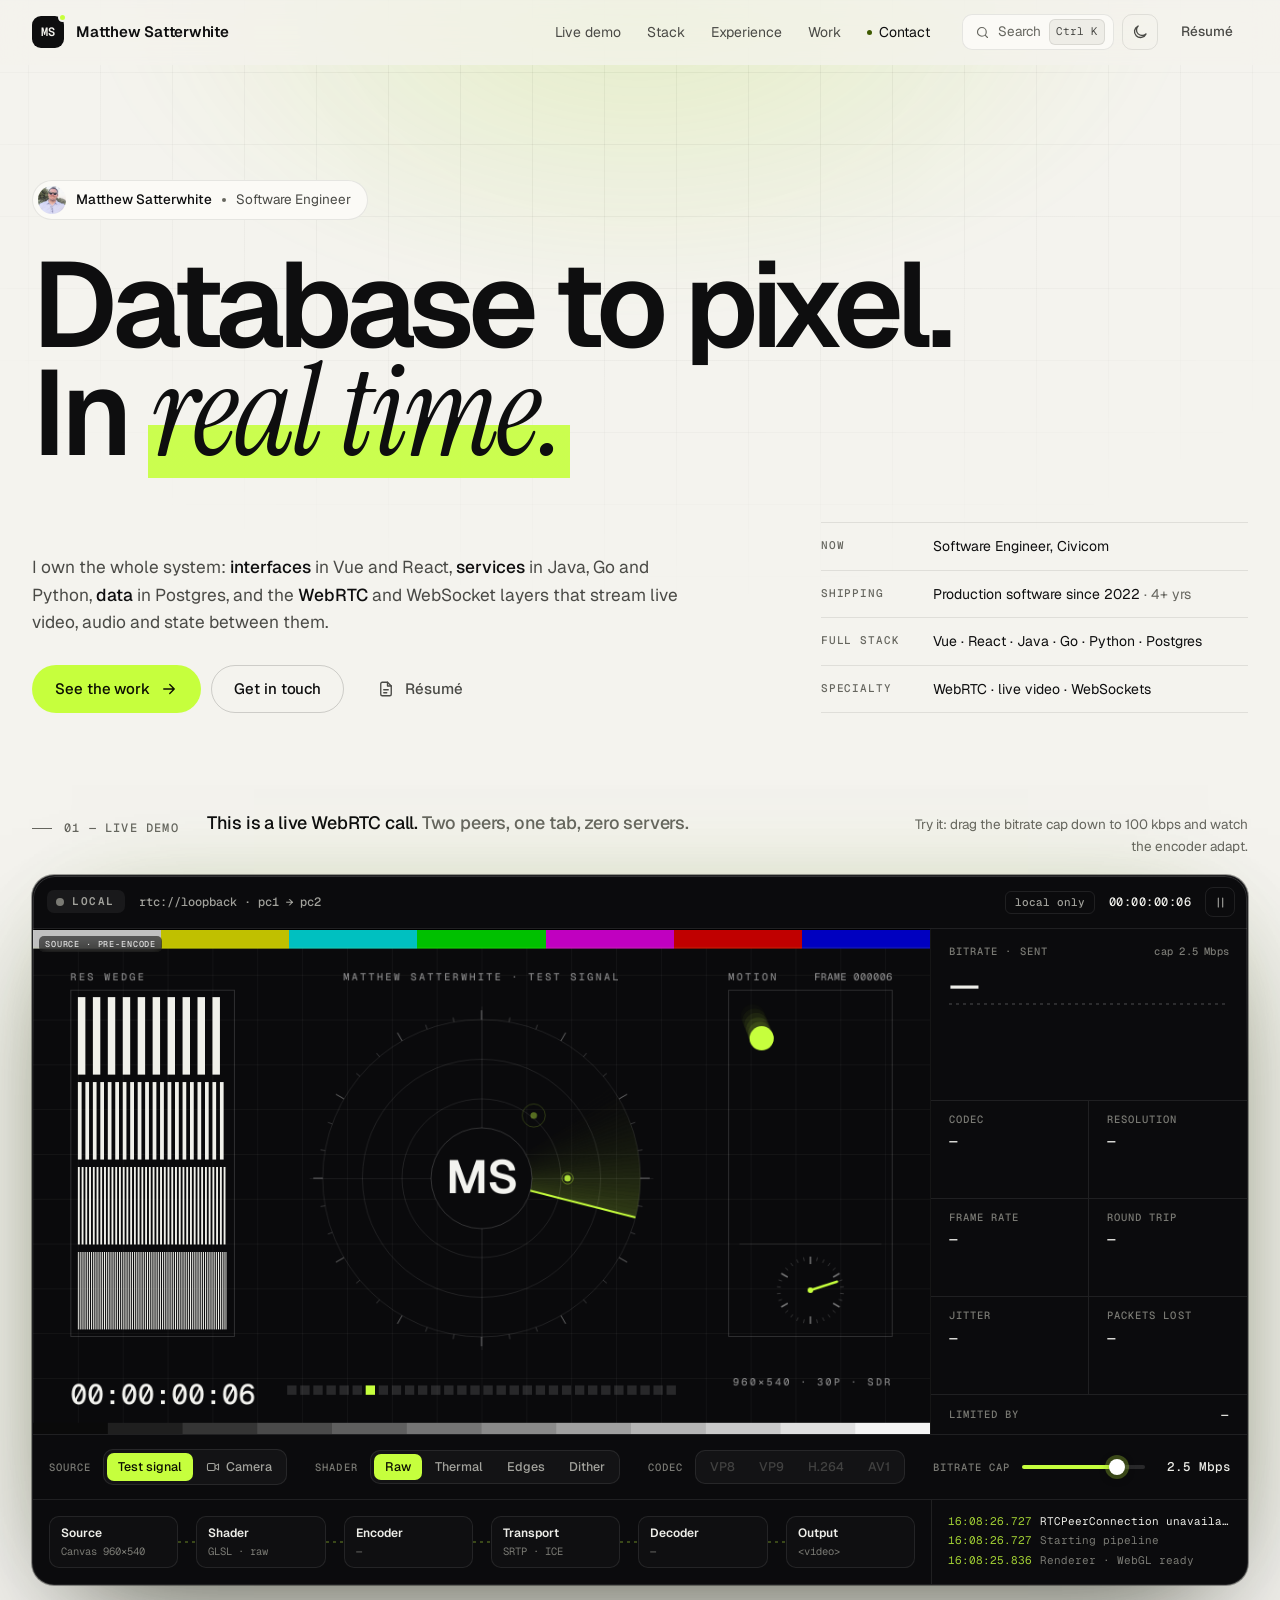
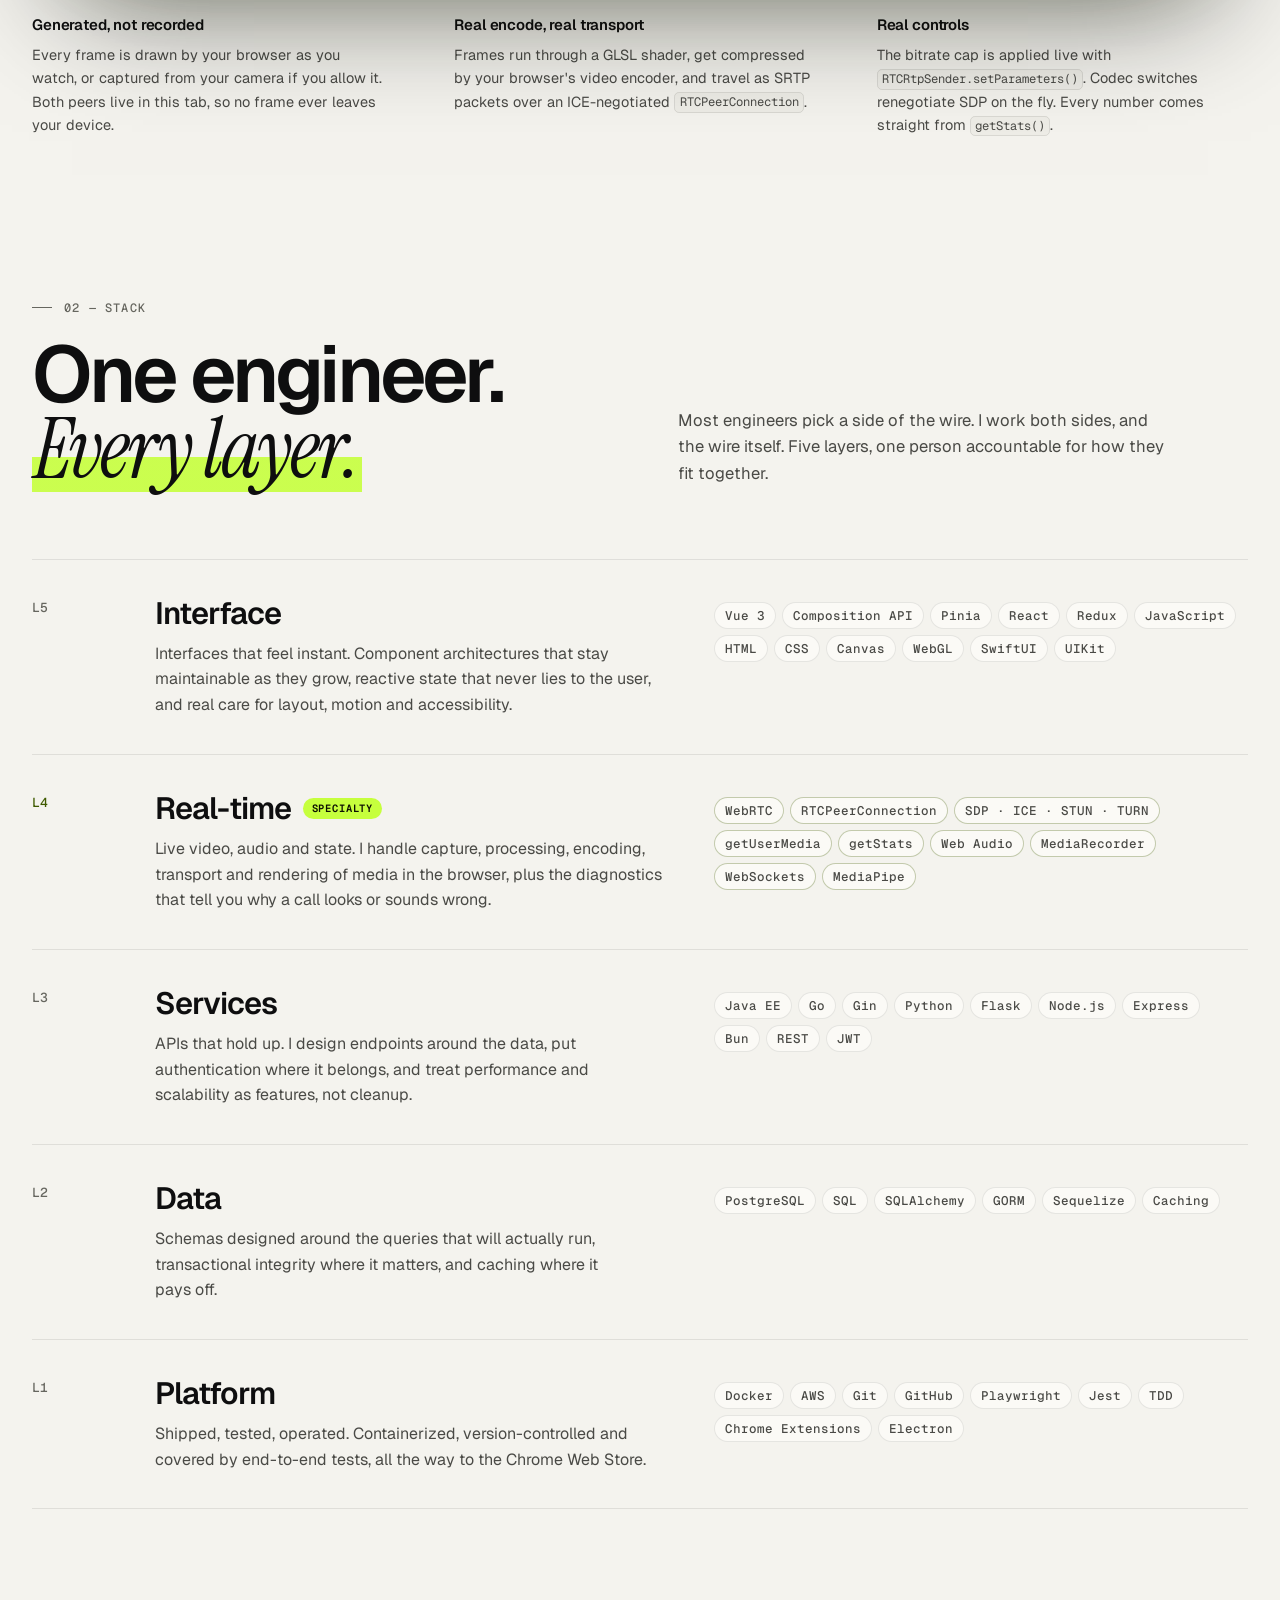
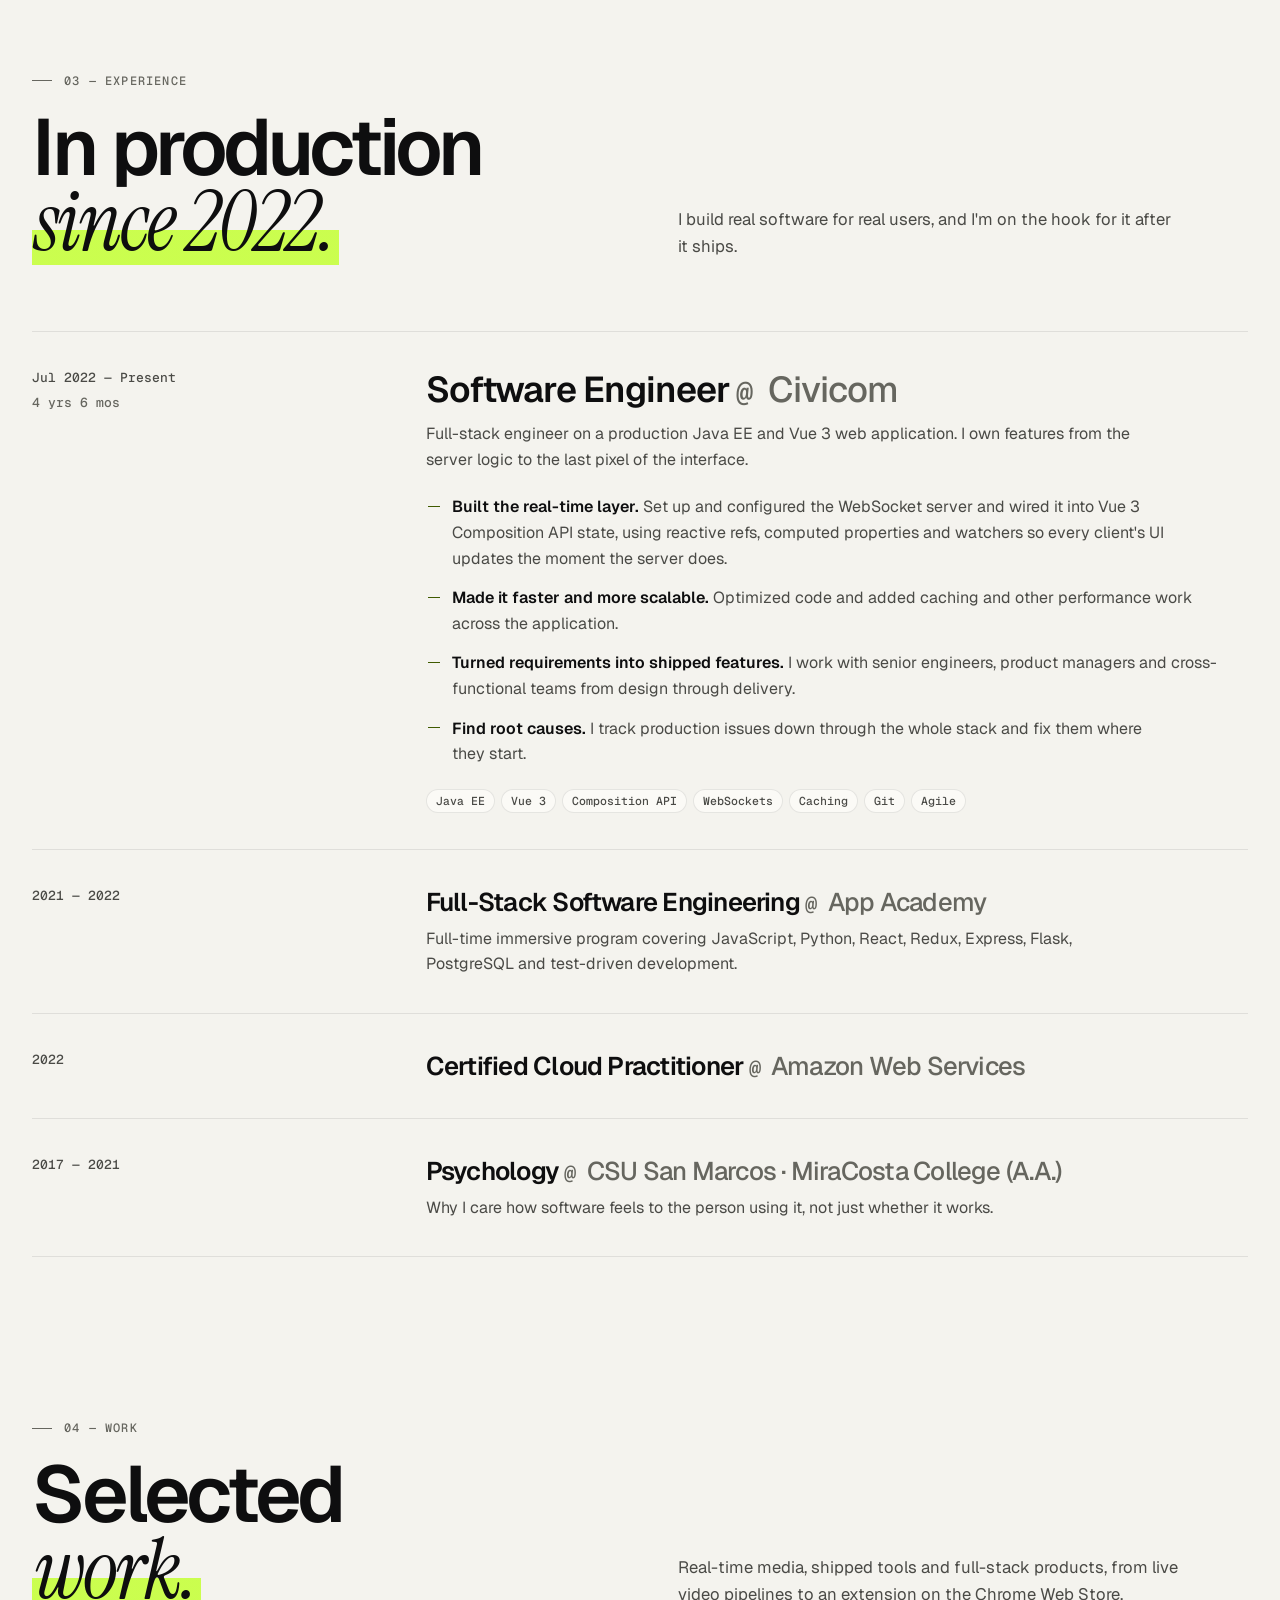
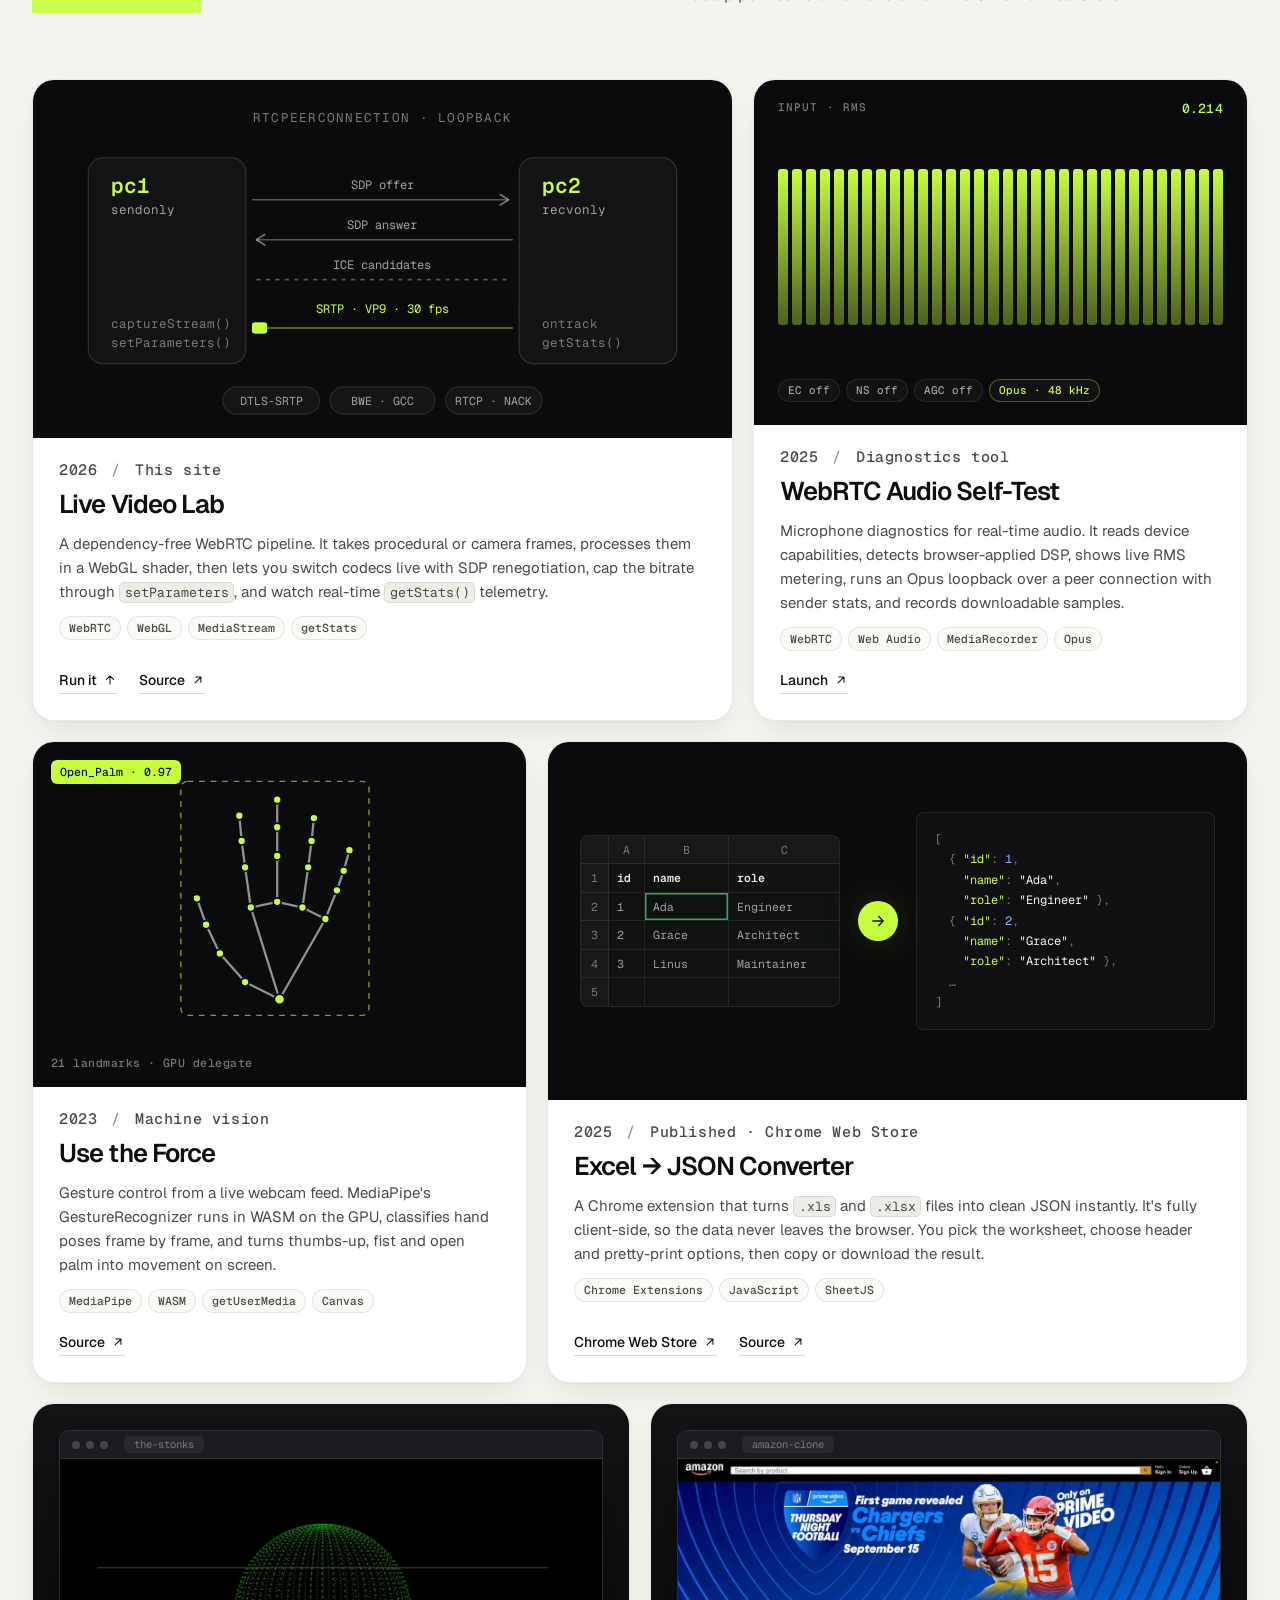
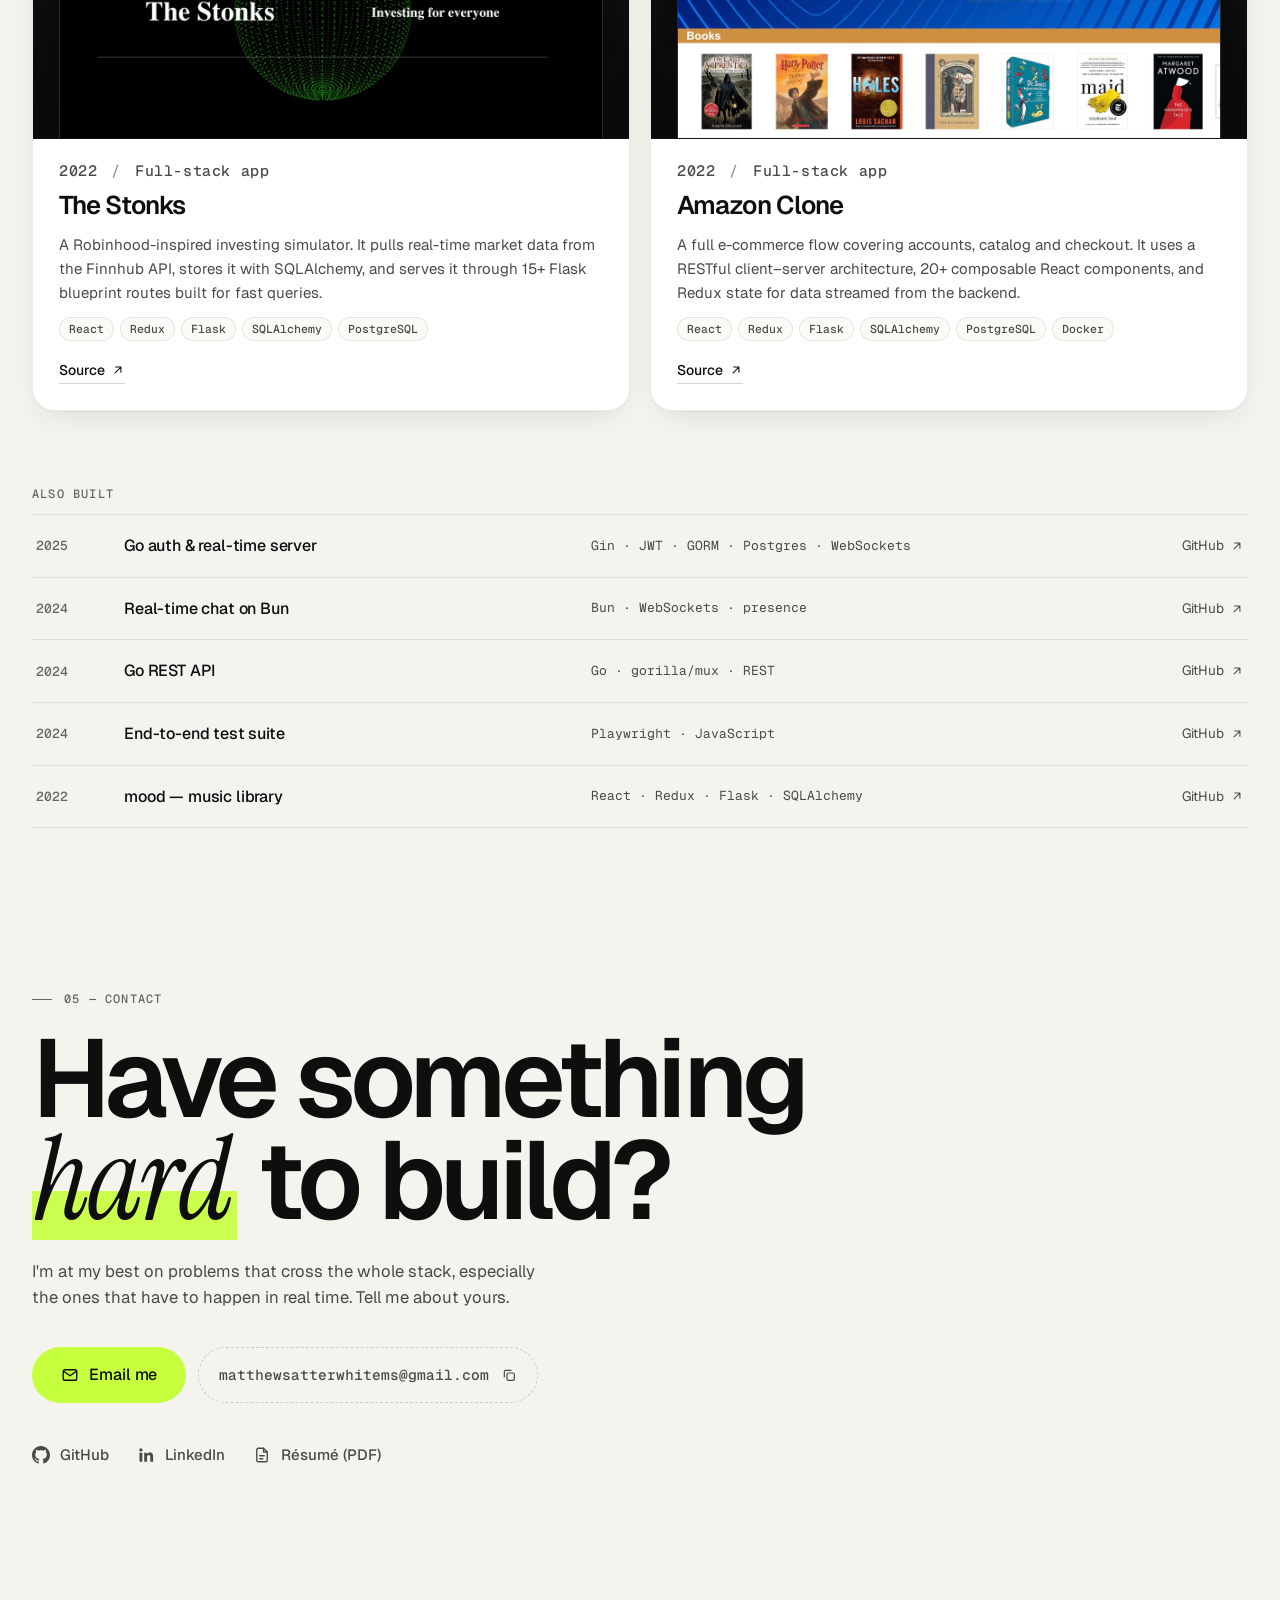
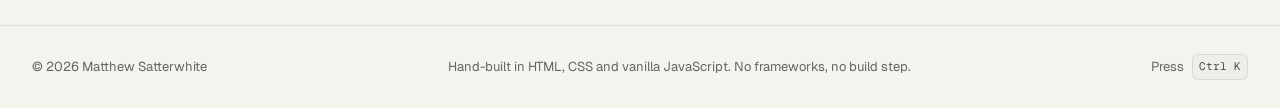
<file: index.html>
<!doctype html>
<html lang="en">
<head>
  <meta charset="utf-8">
  <meta name="viewport" content="width=device-width, initial-scale=1">
  <title>Matthew Satterwhite — Full-Stack Engineer · WebRTC &amp; Real-Time Video</title>
  <meta name="description" content="Matthew Satterwhite is a full-stack software engineer who owns the whole system — Vue and React interfaces, Java, Go and Python services, Postgres, and the WebRTC layer that streams live video between them.">
  <link rel="canonical" href="https://matthewsatt.github.io/">
  <meta name="theme-color" content="#09090a">
  <meta name="color-scheme" content="dark light">

  <meta property="og:type" content="website">
  <meta property="og:url" content="https://matthewsatt.github.io/">
  <meta property="og:title" content="Matthew Satterwhite — Database to pixel. In real time.">
  <meta property="og:description" content="Full-stack software engineer specializing in WebRTC and live video. Run the live demo — a real RTCPeerConnection, in your browser.">
  <meta property="og:image" content="https://matthewsatt.github.io/assets/img/og.png">
  <meta property="og:image:width" content="1200">
  <meta property="og:image:height" content="630">
  <meta name="twitter:card" content="summary_large_image">

  <link rel="icon" href="favicon.svg" type="image/svg+xml">
  <link rel="apple-touch-icon" href="assets/img/apple-touch-icon.png">

  <script>
    (function () {
      var d = document.documentElement, t;
      d.classList.add('js');
      try { t = localStorage.getItem('ms-theme'); } catch (e) {}
      if (t !== 'light' && t !== 'dark') t = matchMedia('(prefers-color-scheme: light)').matches ? 'light' : 'dark';
      d.dataset.theme = t;
    })();
  </script>

  <link rel="preconnect" href="https://fonts.googleapis.com">
  <link rel="preconnect" href="https://fonts.gstatic.com" crossorigin>
  <link rel="stylesheet" href="https://fonts.googleapis.com/css2?family=Geist:wght@400;500;600;700&family=Geist+Mono:wght@400;500;600&family=Instrument+Serif:ital@0;1&display=swap">
  <link rel="stylesheet" href="assets/css/site.css">

  <script type="module" src="assets/js/site.js"></script>
  <script type="module" src="assets/js/live-lab.js"></script>

  <script async src="https://www.googletagmanager.com/gtag/js?id=G-MV5474KCZE"></script>
  <script>
    window.dataLayer = window.dataLayer || [];
    function gtag() { dataLayer.push(arguments); }
    gtag('js', new Date());
    gtag('config', 'G-MV5474KCZE');
  </script>

  <script type="application/ld+json">
    {
      "@context": "https://schema.org",
      "@type": "Person",
      "name": "Matthew Satterwhite",
      "jobTitle": "Software Engineer",
      "url": "https://matthewsatt.github.io/",
      "image": "https://matthewsatt.github.io/assets/img/me.jpg",
      "email": "mailto:matthewsatterwhitems@gmail.com",
      "worksFor": { "@type": "Organization", "name": "Civicom" },
      "sameAs": [
        "https://github.com/MatthewSatt",
        "https://www.linkedin.com/in/matthew-satterwhite-008970211/"
      ],
      "knowsAbout": ["WebRTC", "Real-time video", "WebSockets", "Full-stack web development", "Vue.js", "React", "Java", "Go", "Python", "PostgreSQL"]
    }
  </script>
</head>

<body>
  <svg width="0" height="0" style="position:absolute" aria-hidden="true">
    <symbol id="i-arrow" viewBox="0 0 24 24"><path d="M5 12h14M13 6l6 6-6 6"/></symbol>
    <symbol id="i-arrow-up-right" viewBox="0 0 24 24"><path d="M7 17 17 7M8 7h9v9"/></symbol>
    <symbol id="i-arrow-up" viewBox="0 0 24 24"><path d="M12 19V5M6 11l6-6 6 6"/></symbol>
    <symbol id="i-file" viewBox="0 0 24 24"><path d="M14 3H7a2 2 0 0 0-2 2v14a2 2 0 0 0 2 2h10a2 2 0 0 0 2-2V8z"/><path d="M14 3v5h5M9 13h6M9 17h4"/></symbol>
    <symbol id="i-copy" viewBox="0 0 24 24"><rect x="9" y="9" width="11" height="11" rx="2"/><path d="M15 5H7a2 2 0 0 0-2 2v8"/></symbol>
    <symbol id="i-check" viewBox="0 0 24 24"><path d="m5 12.5 4.5 4.5L19 7.5"/></symbol>
    <symbol id="i-mail" viewBox="0 0 24 24"><rect x="3" y="5" width="18" height="14" rx="2.5"/><path d="m3.5 7 8.5 6 8.5-6"/></symbol>
    <symbol id="i-sun" viewBox="0 0 24 24"><circle cx="12" cy="12" r="4"/><path d="M12 2.5v2M12 19.5v2M4.6 4.6l1.4 1.4M18 18l1.4 1.4M2.5 12h2M19.5 12h2M4.6 19.4 6 18M18 6l1.4-1.4"/></symbol>
    <symbol id="i-moon" viewBox="0 0 24 24"><path d="M20 14.5A8 8 0 1 1 9.5 4a6.5 6.5 0 0 0 10.5 10.5z"/></symbol>
    <symbol id="i-search" viewBox="0 0 24 24"><circle cx="11" cy="11" r="7"/><path d="m20 20-3.5-3.5"/></symbol>
    <symbol id="i-menu" viewBox="0 0 24 24"><path d="M4 7h16M4 12h16M4 17h10"/></symbol>
    <symbol id="i-pause" viewBox="0 0 24 24"><path d="M8.5 5v14M15.5 5v14"/></symbol>
    <symbol id="i-play" viewBox="0 0 24 24"><path d="M7.5 5.5v13l11-6.5z"/></symbol>
    <symbol id="i-camera" viewBox="0 0 24 24"><rect x="2.5" y="6" width="13" height="12" rx="2.5"/><path d="m15.5 10.5 6-3.5v10l-6-3.5"/></symbol>
    <symbol id="i-github" viewBox="0 0 16 16"><path fill="currentColor" stroke="none" d="M8 0C3.58 0 0 3.58 0 8c0 3.54 2.29 6.53 5.47 7.59.4.07.55-.17.55-.38 0-.19-.01-.82-.01-1.49-2.01.37-2.53-.49-2.69-.94-.09-.23-.48-.94-.82-1.13-.28-.15-.68-.52-.01-.53.63-.01 1.08.58 1.23.82.72 1.21 1.87.87 2.33.66.07-.52.28-.87.51-1.07-1.78-.2-3.64-.89-3.64-3.95 0-.87.31-1.59.82-2.15-.08-.2-.36-1.02.08-2.12 0 0 .67-.21 2.2.82.64-.18 1.32-.27 2-.27.68 0 1.36.09 2 .27 1.53-1.04 2.2-.82 2.2-.82.44 1.1.16 1.92.08 2.12.51.56.82 1.27.82 2.15 0 3.07-1.87 3.75-3.65 3.95.29.25.54.73.54 1.48 0 1.07-.01 1.93-.01 2.2 0 .21.15.46.55.38A8.013 8.013 0 0 0 16 8c0-4.42-3.58-8-8-8z"/></symbol>
    <symbol id="i-linkedin" viewBox="0 0 24 24"><g fill="currentColor" stroke="none"><circle cx="5.2" cy="5.2" r="2.2"/><rect x="3.3" y="9" width="3.8" height="12" rx=".6"/><path d="M9.6 9h3.6v1.7c.6-1.1 2-2 4-2 3.6 0 4.3 2.4 4.3 5.4V21h-3.8v-6c0-1.5-.3-2.9-2-2.9-1.8 0-2.3 1.3-2.3 2.9v6H9.6z"/></g></symbol>
  </svg>

  <a class="skip" href="#main">Skip to content</a>
  <div class="backdrop" aria-hidden="true"></div>

  <header class="nav" data-nav>
    <div class="container nav-inner">
      <a class="brand" href="#top" aria-label="Matthew Satterwhite — home">
        <span class="brand-mark" aria-hidden="true">MS</span>
        <span class="brand-name">Matthew Satterwhite</span>
      </a>
      <nav class="nav-links" aria-label="Primary">
        <a href="#lab">Live demo</a>
        <a href="#stack">Stack</a>
        <a href="#experience">Experience</a>
        <a href="#work">Work</a>
        <a href="#contact">Contact</a>
      </nav>
      <div class="nav-actions">
        <button class="cmdk" type="button" data-palette-open aria-label="Open command menu">
          <svg class="i" aria-hidden="true"><use href="#i-search"/></svg>
          <span class="cmdk-text">Search</span>
          <kbd data-mod-key>⌘K</kbd>
        </button>
        <button class="icon-btn" type="button" data-theme-toggle aria-label="Toggle color theme">
          <svg class="i i-sun" aria-hidden="true"><use href="#i-sun"/></svg>
          <svg class="i i-moon" aria-hidden="true"><use href="#i-moon"/></svg>
        </button>
        <a class="btn btn-sm btn-ghost nav-resume" href="resume.pdf" target="_blank" rel="noopener">Résumé</a>
        <button class="icon-btn nav-menu" type="button" data-palette-open aria-label="Open menu">
          <svg class="i" aria-hidden="true"><use href="#i-menu"/></svg>
        </button>
      </div>
    </div>
  </header>

  <main id="main">
    <!-- ───────────────────────── Hero ───────────────────────── -->
    <section class="hero" id="top" aria-labelledby="hero-title">
      <div class="container">
        <p class="eyebrow">
          <img src="assets/img/me.jpg" width="320" height="320" alt="" decoding="async">
          <span>Matthew Satterwhite</span>
          <span class="eyebrow-sep" aria-hidden="true"></span>
          <span class="eyebrow-role">Software Engineer</span>
        </p>

        <h1 class="display" id="hero-title">
          <span class="line">Database to pixel.</span>
          <span class="line">In <em>real time.</em></span>
        </h1>

        <div class="hero-foot">
          <div>
            <p class="lede">
              I own the whole system: <strong>interfaces</strong> in Vue and React, <strong>services</strong> in Java, Go and Python,
              <strong>data</strong> in Postgres, and the <strong>WebRTC</strong> and WebSocket layers that stream live video, audio
              and state between them.
            </p>
            <div class="cta-row">
              <a class="btn btn-primary" href="#work">See the work <svg class="i arrow" aria-hidden="true"><use href="#i-arrow"/></svg></a>
              <a class="btn" href="#contact">Get in touch</a>
              <a class="btn btn-ghost" href="resume.pdf" target="_blank" rel="noopener"><svg class="i" aria-hidden="true"><use href="#i-file"/></svg> Résumé</a>
            </div>
          </div>

          <dl class="spec">
            <div><dt>Now</dt><dd>Software Engineer, Civicom</dd></div>
            <div><dt>Shipping</dt><dd>Production software since 2022 <span class="dim">· <span data-years-since="2022-07">4</span>+ yrs</span></dd></div>
            <div><dt>Full stack</dt><dd>Vue · React · Java · Go · Python · Postgres</dd></div>
            <div><dt>Specialty</dt><dd>WebRTC · live video · WebSockets</dd></div>
          </dl>
        </div>
      </div>
    </section>

    <!-- ───────────────────────── Live lab ───────────────────────── -->
    <section class="lab" id="lab" aria-labelledby="lab-title">
      <div class="container">
        <div class="lab-head">
          <p class="section-label">01 — Live demo</p>
          <h2 class="lab-title" id="lab-title">
            This is a live WebRTC call. <span class="dim">Two peers, one tab, zero servers.</span>
          </h2>
          <p class="lab-hint">Try it: drag the bitrate cap down to 100&nbsp;kbps and watch the encoder adapt.</p>
        </div>

        <div class="monitor" data-lab data-state="idle">
          <div class="mon-bar">
            <span class="tally"><i aria-hidden="true"></i><span data-tally>STANDBY</span></span>
            <span class="mon-addr">rtc://loopback · pc1 → pc2</span>
            <span class="mon-spacer"></span>
            <span class="mon-chip" data-conn>idle</span>
            <span class="mon-tc" data-timecode aria-label="Timecode">00:00:00:00</span>
            <button class="mon-pause" type="button" data-pause aria-pressed="false" aria-label="Pause live demo">
              <svg class="i i-pause" aria-hidden="true"><use href="#i-pause"/></svg>
              <svg class="i i-play" aria-hidden="true"><use href="#i-play"/></svg>
            </button>
          </div>

          <div class="mon-body">
            <div class="screen">
              <video data-rx muted playsinline autoplay aria-label="Video received over the WebRTC peer connection"></video>
              <span class="screen-tag">Received · post-decode</span>
              <div class="pip">
                <canvas data-tx width="960" height="540" aria-label="Source frames before encoding"></canvas>
                <span class="screen-tag">Source · pre-encode</span>
              </div>
              <div class="screen-overlay" data-overlay>
                <div class="overlay-card">
                  <p class="overlay-title" data-overlay-title>Ready when you are.</p>
                  <p class="overlay-text" data-overlay-text>Spin up two RTCPeerConnections in this tab and stream a live signal between them.</p>
                  <button class="btn btn-primary btn-sm" type="button" data-start>
                    <svg class="i" aria-hidden="true"><use href="#i-play"/></svg> Go live
                  </button>
                </div>
              </div>
            </div>

            <div class="console">
              <div class="stat-hero">
                <div class="stat-row">
                  <span class="stat-label">Bitrate · sent</span>
                  <span class="stat-label stat-cap">cap <span data-cap-label>2.5 Mbps</span></span>
                </div>
                <p class="stat-big"><span data-stat="bitrate">—</span><span class="unit" data-stat="bitrate-unit"></span></p>
                <svg class="spark" data-spark viewBox="0 0 300 72" preserveAspectRatio="none" role="img" aria-label="Sent bitrate over the last 60 seconds">
                  <defs>
                    <linearGradient id="spark-fill" x1="0" x2="0" y1="0" y2="1">
                      <stop offset="0" stop-color="#c6ff3d" stop-opacity=".28"/>
                      <stop offset="1" stop-color="#c6ff3d" stop-opacity="0"/>
                    </linearGradient>
                  </defs>
                  <line class="spark-cap" data-spark-cap x1="0" x2="300" y1="-10" y2="-10"/>
                  <path class="spark-area" data-spark-area d=""/>
                  <path class="spark-line" data-spark-line d=""/>
                </svg>
              </div>
              <dl class="stat-grid">
                <div class="stat"><dt>Codec</dt><dd data-stat="codec">—</dd></div>
                <div class="stat"><dt>Resolution</dt><dd data-stat="resolution">—</dd></div>
                <div class="stat"><dt>Frame rate</dt><dd data-stat="fps">—</dd></div>
                <div class="stat"><dt>Round trip</dt><dd data-stat="rtt">—</dd></div>
                <div class="stat"><dt>Jitter</dt><dd data-stat="jitter">—</dd></div>
                <div class="stat"><dt>Packets lost</dt><dd data-stat="lost">—</dd></div>
              </dl>
              <div class="stat-foot">
                <span class="stat-label">Limited by</span>
                <span data-stat="limit">—</span>
              </div>
            </div>
          </div>

          <div class="mon-controls">
            <div class="ctl">
              <span class="ctl-label" id="ctl-source">Source</span>
              <div class="seg" role="group" aria-labelledby="ctl-source" data-control="source">
                <button type="button" data-value="signal" aria-pressed="true">Test signal</button>
                <button type="button" data-value="camera" aria-pressed="false"><svg class="i" aria-hidden="true"><use href="#i-camera"/></svg> Camera</button>
              </div>
            </div>
            <div class="ctl">
              <span class="ctl-label" id="ctl-effect">Shader</span>
              <div class="seg" role="group" aria-labelledby="ctl-effect" data-control="effect">
                <button type="button" data-value="raw" aria-pressed="true">Raw</button>
                <button type="button" data-value="thermal" aria-pressed="false">Thermal</button>
                <button type="button" data-value="edges" aria-pressed="false">Edges</button>
                <button type="button" data-value="dither" aria-pressed="false">Dither</button>
              </div>
            </div>
            <div class="ctl">
              <span class="ctl-label" id="ctl-codec">Codec</span>
              <div class="seg" role="group" aria-labelledby="ctl-codec" data-control="codec">
                <button type="button" data-value="vp8" aria-pressed="false">VP8</button>
                <button type="button" data-value="vp9" aria-pressed="false">VP9</button>
                <button type="button" data-value="h264" aria-pressed="false">H.264</button>
                <button type="button" data-value="av1" aria-pressed="false">AV1</button>
              </div>
            </div>
            <div class="ctl ctl-range">
              <label class="ctl-label" for="bitrate">Bitrate cap</label>
              <input id="bitrate" type="range" min="0" max="1000" value="817" step="1" data-bitrate>
              <output for="bitrate" class="ctl-out" data-bitrate-out>2.5 Mbps</output>
            </div>
          </div>

          <div class="mon-foot">
            <ol class="pipeline" aria-label="Media pipeline">
              <li class="node" data-node="source"><b>Source</b><span>Canvas 960×540</span></li>
              <li class="link" aria-hidden="true"></li>
              <li class="node" data-node="shader"><b>Shader</b><span>WebGL · raw</span></li>
              <li class="link" aria-hidden="true"></li>
              <li class="node" data-node="encoder"><b>Encoder</b><span>—</span></li>
              <li class="link" aria-hidden="true"></li>
              <li class="node" data-node="transport"><b>Transport</b><span>SRTP · ICE</span></li>
              <li class="link" aria-hidden="true"></li>
              <li class="node" data-node="decoder"><b>Decoder</b><span>—</span></li>
              <li class="link" aria-hidden="true"></li>
              <li class="node" data-node="output"><b>Output</b><span>&lt;video&gt;</span></li>
            </ol>
            <ol class="log" data-log aria-label="Event log"></ol>
          </div>
        </div>

        <div class="lab-notes">
          <div>
            <h3>Generated, not recorded</h3>
            <p>Every frame is drawn by your browser as you watch, or captured from your camera if you allow it. Both peers live in this tab, so no frame ever leaves your device.</p>
          </div>
          <div>
            <h3>Real encode, real transport</h3>
            <p>Frames run through a GLSL shader, get compressed by your browser's video encoder, and travel as SRTP packets over an ICE-negotiated <code>RTCPeerConnection</code>.</p>
          </div>
          <div>
            <h3>Real controls</h3>
            <p>The bitrate cap is applied live with <code>RTCRtpSender.setParameters()</code>. Codec switches renegotiate SDP on the fly. Every number comes straight from <code>getStats()</code>.</p>
          </div>
        </div>
      </div>
    </section>

    <!-- ───────────────────────── Stack ───────────────────────── -->
    <section class="section" id="stack" aria-labelledby="stack-title">
      <div class="container">
        <header class="section-head">
          <div>
            <p class="section-label">02 — Stack</p>
            <h2 id="stack-title">One engineer.<br><em>Every layer.</em></h2>
          </div>
          <p class="section-intro">Most engineers pick a side of the wire. I work both sides, and the wire itself. Five layers, one person accountable for how they fit together.</p>
        </header>

        <ol class="layers">
          <li class="layer" data-reveal>
            <span class="layer-idx">L5</span>
            <div class="layer-main">
              <h3>Interface</h3>
              <p>Interfaces that feel instant. Component architectures that stay maintainable as they grow, reactive state that never lies to the user, and real care for layout, motion and accessibility.</p>
            </div>
            <ul class="tags">
              <li>Vue 3</li><li>Composition API</li><li>Pinia</li><li>React</li><li>Redux</li><li>JavaScript</li><li>HTML</li><li>CSS</li><li>Canvas</li><li>WebGL</li><li>SwiftUI</li><li>UIKit</li>
            </ul>
          </li>
          <li class="layer layer--hot" data-reveal>
            <span class="layer-idx">L4</span>
            <div class="layer-main">
              <h3>Real-time <span class="layer-badge">specialty</span></h3>
              <p>Live video, audio and state. I handle capture, processing, encoding, transport and rendering of media in the browser, plus the diagnostics that tell you why a call looks or sounds wrong.</p>
            </div>
            <ul class="tags">
              <li>WebRTC</li><li>RTCPeerConnection</li><li>SDP · ICE · STUN · TURN</li><li>getUserMedia</li><li>getStats</li><li>Web Audio</li><li>MediaRecorder</li><li>WebSockets</li><li>MediaPipe</li>
            </ul>
          </li>
          <li class="layer" data-reveal>
            <span class="layer-idx">L3</span>
            <div class="layer-main">
              <h3>Services</h3>
              <p>APIs that hold up. I design endpoints around the data, put authentication where it belongs, and treat performance and scalability as features, not cleanup.</p>
            </div>
            <ul class="tags">
              <li>Java EE</li><li>Go</li><li>Gin</li><li>Python</li><li>Flask</li><li>Node.js</li><li>Express</li><li>Bun</li><li>REST</li><li>JWT</li>
            </ul>
          </li>
          <li class="layer" data-reveal>
            <span class="layer-idx">L2</span>
            <div class="layer-main">
              <h3>Data</h3>
              <p>Schemas designed around the queries that will actually run, transactional integrity where it matters, and caching where it pays off.</p>
            </div>
            <ul class="tags">
              <li>PostgreSQL</li><li>SQL</li><li>SQLAlchemy</li><li>GORM</li><li>Sequelize</li><li>Caching</li>
            </ul>
          </li>
          <li class="layer" data-reveal>
            <span class="layer-idx">L1</span>
            <div class="layer-main">
              <h3>Platform</h3>
              <p>Shipped, tested, operated. Containerized, version-controlled and covered by end-to-end tests, all the way to the Chrome Web Store.</p>
            </div>
            <ul class="tags">
              <li>Docker</li><li>AWS</li><li>Git</li><li>GitHub</li><li>Playwright</li><li>Jest</li><li>TDD</li><li>Chrome Extensions</li><li>Electron</li>
            </ul>
          </li>
        </ol>
      </div>
    </section>

    <!-- ───────────────────────── Experience ───────────────────────── -->
    <section class="section" id="experience" aria-labelledby="xp-title">
      <div class="container">
        <header class="section-head">
          <div>
            <p class="section-label">03 — Experience</p>
            <h2 id="xp-title">In production<br><em>since 2022.</em></h2>
          </div>
          <p class="section-intro">I build real software for real users, and I'm on the hook for it after it ships.</p>
        </header>

        <div class="xp">
          <article class="xp-item xp-item--main" data-reveal>
            <div class="xp-meta">
              <span class="xp-when">Jul 2022 — Present</span>
              <span class="xp-dur" data-duration-since="2022-07"></span>
            </div>
            <div class="xp-body">
              <h3>Software Engineer <span class="at">Civicom</span></h3>
              <p class="xp-summary">Full-stack engineer on a production Java EE and Vue 3 web application. I own features from the server logic to the last pixel of the interface.</p>
              <ul class="xp-points">
                <li><strong>Built the real-time layer.</strong> Set up and configured the WebSocket server and wired it into Vue 3 Composition API state, using reactive refs, computed properties and watchers so every client's UI updates the moment the server does.</li>
                <li><strong>Made it faster and more scalable.</strong> Optimized code and added caching and other performance work across the application.</li>
                <li><strong>Turned requirements into shipped features.</strong> I work with senior engineers, product managers and cross-functional teams from design through delivery.</li>
                <li><strong>Find root causes.</strong> I track production issues down through the whole stack and fix them where they start.</li>
              </ul>
              <ul class="tags tags--sm">
                <li>Java EE</li><li>Vue 3</li><li>Composition API</li><li>WebSockets</li><li>Caching</li><li>Git</li><li>Agile</li>
              </ul>
            </div>
          </article>

          <article class="xp-item" data-reveal>
            <div class="xp-meta"><span class="xp-when">2021 — 2022</span></div>
            <div class="xp-body">
              <h3>Full-Stack Software Engineering <span class="at">App Academy</span></h3>
              <p class="xp-summary">Full-time immersive program covering JavaScript, Python, React, Redux, Express, Flask, PostgreSQL and test-driven development.</p>
            </div>
          </article>

          <article class="xp-item" data-reveal>
            <div class="xp-meta"><span class="xp-when">2022</span></div>
            <div class="xp-body">
              <h3>Certified Cloud Practitioner <span class="at">Amazon Web Services</span></h3>
            </div>
          </article>

          <article class="xp-item" data-reveal>
            <div class="xp-meta"><span class="xp-when">2017 — 2021</span></div>
            <div class="xp-body">
              <h3>Psychology <span class="at">CSU San Marcos · MiraCosta College (A.A.)</span></h3>
              <p class="xp-summary">Why I care how software feels to the person using it, not just whether it works.</p>
            </div>
          </article>
        </div>
      </div>
    </section>

    <!-- ───────────────────────── Work ───────────────────────── -->
    <section class="section" id="work" aria-labelledby="work-title">
      <div class="container">
        <header class="section-head">
          <div>
            <p class="section-label">04 — Work</p>
            <h2 id="work-title">Selected<br><em>work.</em></h2>
          </div>
          <p class="section-intro">Real-time media, shipped tools and full-stack products, from live video pipelines to an extension on the Chrome Web Store.</p>
        </header>

        <div class="bento">
          <!-- Live Video Lab -->
          <article class="card span-7" data-reveal>
            <div class="card-visual vis-rtc" aria-hidden="true">
              <svg viewBox="0 0 640 340" fill="none">
                <text class="v-cap" x="320" y="40" text-anchor="middle">RTCPeerConnection · loopback</text>
                <rect class="v-node" x="40" y="74" width="150" height="196" rx="14"/>
                <text class="v-node-title" x="62" y="108">pc1</text>
                <text class="v-node-sub" x="62" y="128">sendonly</text>
                <text class="v-node-sub dim" x="62" y="236">captureStream()</text>
                <text class="v-node-sub dim" x="62" y="254">setParameters()</text>
                <rect class="v-node" x="450" y="74" width="150" height="196" rx="14"/>
                <text class="v-node-title" x="472" y="108">pc2</text>
                <text class="v-node-sub" x="472" y="128">recvonly</text>
                <text class="v-node-sub dim" x="472" y="236">ontrack</text>
                <text class="v-node-sub dim" x="472" y="254">getStats()</text>

                <text class="v-lane-label" x="320" y="104" text-anchor="middle">SDP offer</text>
                <path class="v-lane" d="M196 114H440"/><path class="v-head" d="m432 109 8 5-8 5"/>
                <text class="v-lane-label" x="320" y="142" text-anchor="middle">SDP answer</text>
                <path class="v-lane" d="M200 152H444"/><path class="v-head" d="m208 147-8 5 8 5"/>
                <text class="v-lane-label" x="320" y="180" text-anchor="middle">ICE candidates</text>
                <path class="v-lane v-lane--dash" d="M200 190H440"/>
                <text class="v-lane-label v-lime" x="320" y="222" text-anchor="middle">SRTP · VP9 · 30 fps</text>
                <path class="v-media" d="M196 236H444"/>
                <g class="v-pkts">
                  <rect class="v-pkt" x="196" y="231" width="14" height="10" rx="2"/>
                  <rect class="v-pkt" x="196" y="231" width="14" height="10" rx="2"/>
                  <rect class="v-pkt" x="196" y="231" width="14" height="10" rx="2"/>
                  <rect class="v-pkt" x="196" y="231" width="14" height="10" rx="2"/>
                </g>
                <g class="v-chips">
                  <rect x="168" y="292" width="92" height="26" rx="13"/><text x="214" y="309" text-anchor="middle">DTLS-SRTP</text>
                  <rect x="270" y="292" width="100" height="26" rx="13"/><text x="320" y="309" text-anchor="middle">BWE · GCC</text>
                  <rect x="380" y="292" width="92" height="26" rx="13"/><text x="426" y="309" text-anchor="middle">RTCP · NACK</text>
                </g>
              </svg>
            </div>
            <div class="card-body">
              <p class="card-meta"><span>2026</span><span>This site</span></p>
              <h3>Live Video Lab</h3>
              <p>A dependency-free WebRTC pipeline. It takes procedural or camera frames, processes them in a WebGL shader, then lets you switch codecs live with SDP renegotiation, cap the bitrate through <code>setParameters</code>, and watch real-time <code>getStats()</code> telemetry.</p>
              <ul class="tags tags--sm"><li>WebRTC</li><li>WebGL</li><li>MediaStream</li><li>getStats</li></ul>
              <div class="card-actions">
                <a href="#lab">Run it <svg class="i" aria-hidden="true"><use href="#i-arrow-up"/></svg></a>
                <a href="https://github.com/MatthewSatt/MatthewSatt.github.io" target="_blank" rel="noopener">Source <svg class="i" aria-hidden="true"><use href="#i-arrow-up-right"/></svg></a>
              </div>
            </div>
          </article>

          <!-- Audio self-test -->
          <article class="card span-5" data-reveal>
            <div class="card-visual vis-audio" aria-hidden="true">
              <div class="va-top"><span>INPUT · RMS</span><span class="va-rms">0.214</span></div>
              <div class="va-wave">
                <i></i><i></i><i></i><i></i><i></i><i></i><i></i><i></i><i></i><i></i><i></i><i></i><i></i><i></i><i></i><i></i>
                <i></i><i></i><i></i><i></i><i></i><i></i><i></i><i></i><i></i><i></i><i></i><i></i><i></i><i></i><i></i><i></i>
              </div>
              <div class="va-chips"><span>EC off</span><span>NS off</span><span>AGC off</span><span class="va-lime">Opus · 48 kHz</span></div>
            </div>
            <div class="card-body">
              <p class="card-meta"><span>2025</span><span>Diagnostics tool</span></p>
              <h3>WebRTC Audio Self-Test</h3>
              <p>Microphone diagnostics for real-time audio. It reads device capabilities, detects browser-applied DSP, shows live RMS metering, runs an Opus loopback over a peer connection with sender stats, and records downloadable samples.</p>
              <ul class="tags tags--sm"><li>WebRTC</li><li>Web Audio</li><li>MediaRecorder</li><li>Opus</li></ul>
              <div class="card-actions">
                <a href="lab/audio-self-test.html">Launch <svg class="i" aria-hidden="true"><use href="#i-arrow-up-right"/></svg></a>
              </div>
            </div>
          </article>

          <!-- Use the Force -->
          <article class="card span-5" data-reveal>
            <div class="card-visual vis-hand" aria-hidden="true">
              <svg viewBox="0 0 320 240" fill="none">
                <g class="h-float">
                  <rect class="h-box" x="74" y="16" width="164" height="204" rx="6"/>
                  <g class="h-bones">
                    <path d="M160 206 130 191 108 166 96 141 88 118"/>
                    <path d="M160 206 135 126 130 91 127 68 125 46"/>
                    <path d="M135 126 158 121 158 81 158 56 158 32"/>
                    <path d="M158 121 180 126 185 91 188 68 190 48"/>
                    <path d="M180 126 200 136 210 111 216 94 221 76"/>
                    <path d="M160 206 200 136"/>
                  </g>
                  <g class="h-joints">
                    <circle cx="160" cy="206" r="4.5"/>
                    <circle cx="130" cy="191" r="3.5"/><circle cx="108" cy="166" r="3.5"/><circle cx="96" cy="141" r="3.5"/><circle cx="88" cy="118" r="3.5"/>
                    <circle cx="135" cy="126" r="3.5"/><circle cx="130" cy="91" r="3.5"/><circle cx="127" cy="68" r="3.5"/><circle cx="125" cy="46" r="3.5"/>
                    <circle cx="158" cy="121" r="3.5"/><circle cx="158" cy="81" r="3.5"/><circle cx="158" cy="56" r="3.5"/><circle cx="158" cy="32" r="3.5"/>
                    <circle cx="180" cy="126" r="3.5"/><circle cx="185" cy="91" r="3.5"/><circle cx="188" cy="68" r="3.5"/><circle cx="190" cy="48" r="3.5"/>
                    <circle cx="200" cy="136" r="3.5"/><circle cx="210" cy="111" r="3.5"/><circle cx="216" cy="94" r="3.5"/><circle cx="221" cy="76" r="3.5"/>
                  </g>
                </g>
              </svg>
              <span class="vh-label">Open_Palm · 0.97</span>
              <span class="vh-meta">21 landmarks · GPU delegate</span>
            </div>
            <div class="card-body">
              <p class="card-meta"><span>2023</span><span>Machine vision</span></p>
              <h3>Use the Force</h3>
              <p>Gesture control from a live webcam feed. MediaPipe's GestureRecognizer runs in WASM on the GPU, classifies hand poses frame by frame, and turns thumbs-up, fist and open palm into movement on screen.</p>
              <ul class="tags tags--sm"><li>MediaPipe</li><li>WASM</li><li>getUserMedia</li><li>Canvas</li></ul>
              <div class="card-actions">
                <a href="https://github.com/MatthewSatt/machine-vision" target="_blank" rel="noopener">Source <svg class="i" aria-hidden="true"><use href="#i-arrow-up-right"/></svg></a>
              </div>
            </div>
          </article>

          <!-- Excel to JSON -->
          <article class="card span-7" data-reveal>
            <div class="card-visual vis-xl" aria-hidden="true">
              <div class="xl-sheet">
                <div class="xl-row xl-head"><span></span><span>A</span><span>B</span><span>C</span></div>
                <div class="xl-row"><span>1</span><span class="b">id</span><span class="b">name</span><span class="b">role</span></div>
                <div class="xl-row"><span>2</span><span>1</span><span>Ada</span><span>Engineer</span></div>
                <div class="xl-row"><span>3</span><span>2</span><span>Grace</span><span>Architect</span></div>
                <div class="xl-row"><span>4</span><span>3</span><span>Linus</span><span>Maintainer</span></div>
                <div class="xl-row"><span>5</span><span></span><span></span><span></span></div>
              </div>
              <div class="xl-arrow"><svg class="i" aria-hidden="true"><use href="#i-arrow"/></svg></div>
<pre class="xl-json"><span class="p">[</span>
  <span class="p">{</span> <span class="k">"id"</span><span class="p">:</span> <span class="n">1</span><span class="p">,</span>
    <span class="k">"name"</span><span class="p">:</span> <span class="s">"Ada"</span><span class="p">,</span>
    <span class="k">"role"</span><span class="p">:</span> <span class="s">"Engineer"</span> <span class="p">},</span>
  <span class="p">{</span> <span class="k">"id"</span><span class="p">:</span> <span class="n">2</span><span class="p">,</span>
    <span class="k">"name"</span><span class="p">:</span> <span class="s">"Grace"</span><span class="p">,</span>
    <span class="k">"role"</span><span class="p">:</span> <span class="s">"Architect"</span> <span class="p">},</span>
  <span class="p">…</span>
<span class="p">]</span></pre>
            </div>
            <div class="card-body">
              <p class="card-meta"><span>2025</span><span>Published · Chrome Web Store</span></p>
              <h3>Excel → JSON Converter</h3>
              <p>A Chrome extension that turns <code>.xls</code> and <code>.xlsx</code> files into clean JSON instantly. It's fully client-side, so the data never leaves the browser. You pick the worksheet, choose header and pretty-print options, then copy or download the result.</p>
              <ul class="tags tags--sm"><li>Chrome Extensions</li><li>JavaScript</li><li>SheetJS</li></ul>
              <div class="card-actions">
                <a href="https://chromewebstore.google.com/detail/excel-to-json-converter/hbhehcbafpmmadmlojcpfgdeolllmpip" target="_blank" rel="noopener">Chrome Web Store <svg class="i" aria-hidden="true"><use href="#i-arrow-up-right"/></svg></a>
                <a href="https://github.com/MatthewSatt/chromeExtensionExcelToJson" target="_blank" rel="noopener">Source <svg class="i" aria-hidden="true"><use href="#i-arrow-up-right"/></svg></a>
              </div>
            </div>
          </article>

          <!-- The Stonks -->
          <article class="card span-6" data-reveal>
            <div class="card-visual vis-shot" aria-hidden="true">
              <div class="browser">
                <div class="browser-bar"><i></i><i></i><i></i><span>the-stonks</span></div>
                <img src="assets/img/stonks.jpg" width="1200" height="719" alt="" loading="lazy" decoding="async">
              </div>
            </div>
            <div class="card-body">
              <p class="card-meta"><span>2022</span><span>Full-stack app</span></p>
              <h3>The Stonks</h3>
              <p>A Robinhood-inspired investing simulator. It pulls real-time market data from the Finnhub API, stores it with SQLAlchemy, and serves it through 15+ Flask blueprint routes built for fast queries.</p>
              <ul class="tags tags--sm"><li>React</li><li>Redux</li><li>Flask</li><li>SQLAlchemy</li><li>PostgreSQL</li></ul>
              <div class="card-actions">
                <a href="https://github.com/MatthewSatt/Stonks_Project_w19" target="_blank" rel="noopener">Source <svg class="i" aria-hidden="true"><use href="#i-arrow-up-right"/></svg></a>
              </div>
            </div>
          </article>

          <!-- Amazon -->
          <article class="card span-6" data-reveal>
            <div class="card-visual vis-shot" aria-hidden="true">
              <div class="browser">
                <div class="browser-bar"><i></i><i></i><i></i><span>amazon-clone</span></div>
                <img src="assets/img/amazon.jpg" width="1200" height="750" alt="" loading="lazy" decoding="async">
              </div>
            </div>
            <div class="card-body">
              <p class="card-meta"><span>2022</span><span>Full-stack app</span></p>
              <h3>Amazon Clone</h3>
              <p>A full e-commerce flow covering accounts, catalog and checkout. It uses a RESTful client–server architecture, 20+ composable React components, and Redux state for data streamed from the backend.</p>
              <ul class="tags tags--sm"><li>React</li><li>Redux</li><li>Flask</li><li>SQLAlchemy</li><li>PostgreSQL</li><li>Docker</li></ul>
              <div class="card-actions">
                <a href="https://github.com/MatthewSatt/Amazon_clone" target="_blank" rel="noopener">Source <svg class="i" aria-hidden="true"><use href="#i-arrow-up-right"/></svg></a>
              </div>
            </div>
          </article>
        </div>

        <div class="archive" data-reveal>
          <h3 class="archive-title">Also built</h3>
          <ul>
            <li><a href="https://github.com/MatthewSatt/go-jwt" target="_blank" rel="noopener">
              <span class="a-yr">2025</span><span class="a-name">Go auth &amp; real-time server</span>
              <span class="a-stack">Gin · JWT · GORM · Postgres · WebSockets</span>
              <span class="a-go">GitHub <svg class="i" aria-hidden="true"><use href="#i-arrow-up-right"/></svg></span></a></li>
            <li><a href="https://github.com/MatthewSatt/bun-sockets" target="_blank" rel="noopener">
              <span class="a-yr">2024</span><span class="a-name">Real-time chat on Bun</span>
              <span class="a-stack">Bun · WebSockets · presence</span>
              <span class="a-go">GitHub <svg class="i" aria-hidden="true"><use href="#i-arrow-up-right"/></svg></span></a></li>
            <li><a href="https://github.com/MatthewSatt/GO-http-server" target="_blank" rel="noopener">
              <span class="a-yr">2024</span><span class="a-name">Go REST API</span>
              <span class="a-stack">Go · gorilla/mux · REST</span>
              <span class="a-go">GitHub <svg class="i" aria-hidden="true"><use href="#i-arrow-up-right"/></svg></span></a></li>
            <li><a href="https://github.com/MatthewSatt/playwright_example" target="_blank" rel="noopener">
              <span class="a-yr">2024</span><span class="a-name">End-to-end test suite</span>
              <span class="a-stack">Playwright · JavaScript</span>
              <span class="a-go">GitHub <svg class="i" aria-hidden="true"><use href="#i-arrow-up-right"/></svg></span></a></li>
            <li><a href="https://github.com/MatthewSatt/mood" target="_blank" rel="noopener">
              <span class="a-yr">2022</span><span class="a-name">mood — music library</span>
              <span class="a-stack">React · Redux · Flask · SQLAlchemy</span>
              <span class="a-go">GitHub <svg class="i" aria-hidden="true"><use href="#i-arrow-up-right"/></svg></span></a></li>
          </ul>
        </div>
      </div>
    </section>

    <!-- ───────────────────────── Contact ───────────────────────── -->
    <section class="section contact" id="contact" aria-labelledby="contact-title">
      <div class="container">
        <p class="section-label">05 — Contact</p>
        <h2 class="contact-title" id="contact-title">Have something <em>hard</em> to build?</h2>
        <p class="section-intro">I'm at my best on problems that cross the whole stack, especially the ones that have to happen in real time. Tell me about yours.</p>
        <div class="contact-actions">
          <a class="btn btn-primary btn-lg" href="mailto:matthewsatterwhitems@gmail.com"><svg class="i" aria-hidden="true"><use href="#i-mail"/></svg> Email me</a>
          <button class="copy-email" type="button" data-copy-email>
            <span>matthewsatterwhitems@gmail.com</span>
            <svg class="i i-copy" aria-hidden="true"><use href="#i-copy"/></svg>
            <svg class="i i-check" aria-hidden="true"><use href="#i-check"/></svg>
            <span class="sr-only" data-copy-status aria-live="polite"></span>
          </button>
        </div>
        <ul class="socials">
          <li><a href="https://github.com/MatthewSatt" target="_blank" rel="noopener"><svg class="i" aria-hidden="true"><use href="#i-github"/></svg> GitHub</a></li>
          <li><a href="https://www.linkedin.com/in/matthew-satterwhite-008970211/" target="_blank" rel="noopener"><svg class="i" aria-hidden="true"><use href="#i-linkedin"/></svg> LinkedIn</a></li>
          <li><a href="resume.pdf" target="_blank" rel="noopener"><svg class="i" aria-hidden="true"><use href="#i-file"/></svg> Résumé (PDF)</a></li>
        </ul>
      </div>
    </section>
  </main>

  <footer class="footer">
    <div class="container footer-inner">
      <span>© <span data-year>2026</span> Matthew Satterwhite</span>
      <span class="footer-built">Hand-built in HTML, CSS and vanilla JavaScript. No frameworks, no build step.</span>
      <button class="footer-k" type="button" data-palette-open>Press <kbd data-mod-key>⌘K</kbd></button>
    </div>
  </footer>

  <dialog class="palette" data-palette aria-label="Command menu">
    <div class="palette-box">
      <div class="palette-search">
        <svg class="i" aria-hidden="true"><use href="#i-search"/></svg>
        <input type="text" data-palette-input placeholder="Jump to a section, copy email, open links…" autocomplete="off" spellcheck="false"
               role="combobox" aria-expanded="true" aria-controls="palette-list" aria-autocomplete="list">
        <kbd>esc</kbd>
      </div>
      <ul class="palette-list" id="palette-list" role="listbox" data-palette-list></ul>
      <div class="palette-foot"><span><kbd>↑</kbd><kbd>↓</kbd> navigate</span><span><kbd>↵</kbd> select</span><span><kbd>esc</kbd> close</span></div>
    </div>
  </dialog>
</body>
</html>
</file>
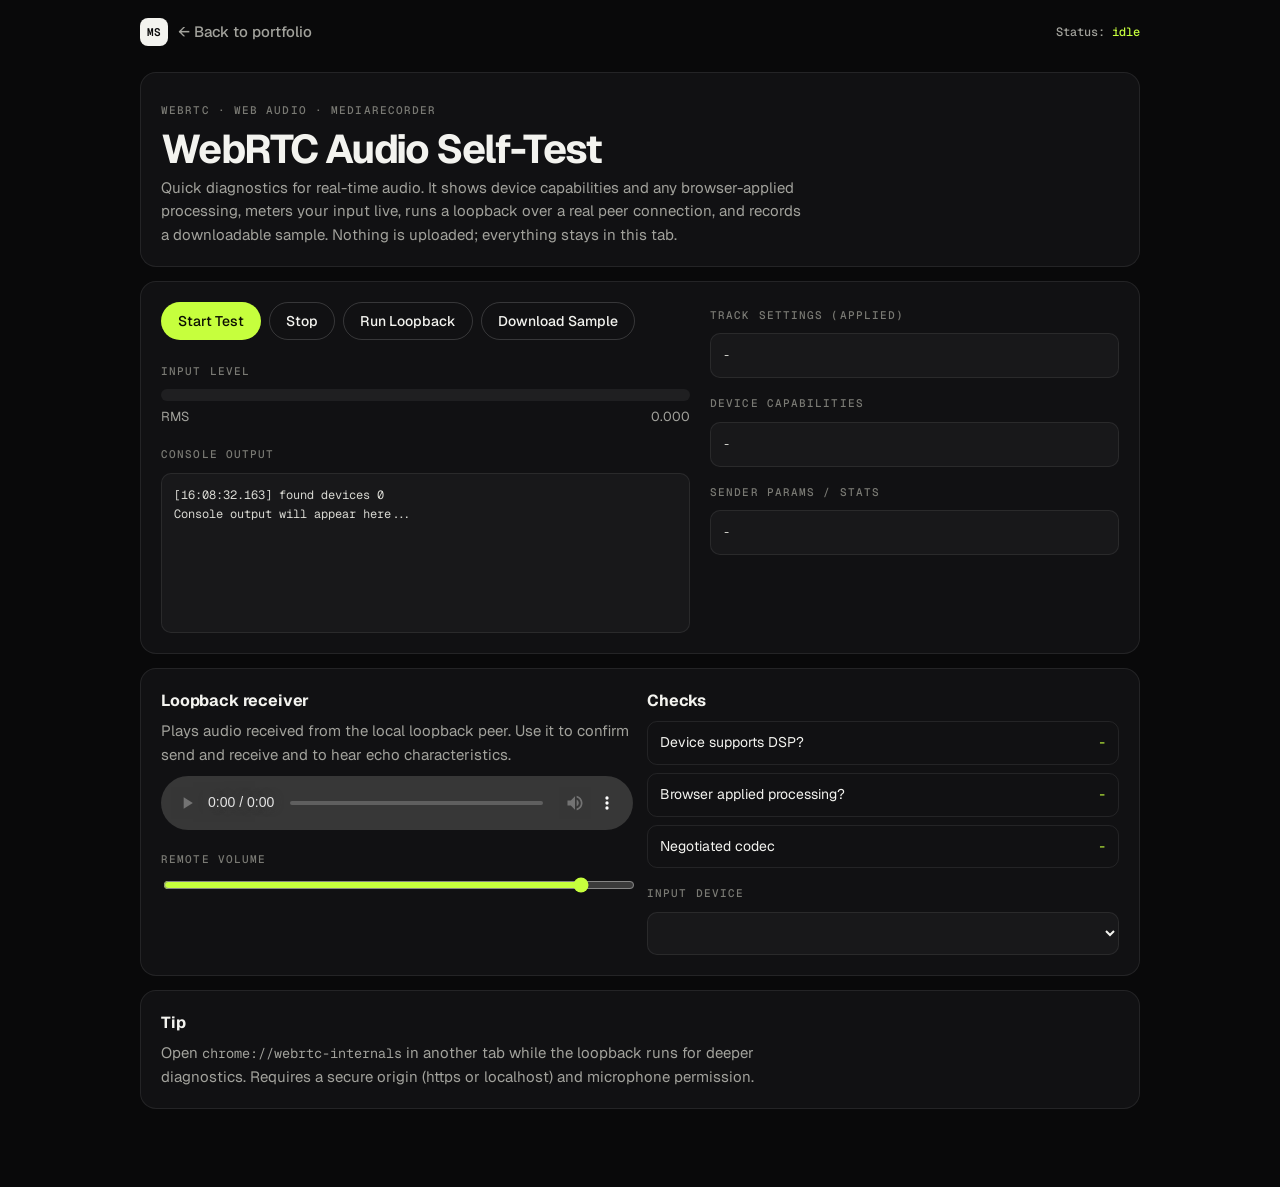
<file: lab/audio-self-test.html>
<!doctype html>
<html lang="en">
<head>
  <meta charset="utf-8">
  <meta name="viewport" content="width=device-width, initial-scale=1">
  <title>WebRTC Audio Self-Test — Matthew Satterwhite</title>
  <meta name="description" content="Microphone diagnostics for real-time audio: device capabilities, browser-applied DSP, live metering, Opus loopback and recordable samples.">
  <meta name="theme-color" content="#09090a">
  <link rel="icon" href="../favicon.svg" type="image/svg+xml">
  <link rel="preconnect" href="https://fonts.googleapis.com">
  <link rel="preconnect" href="https://fonts.gstatic.com" crossorigin>
  <link rel="stylesheet" href="https://fonts.googleapis.com/css2?family=Geist:wght@400;500;600&family=Geist+Mono:wght@400;500&display=swap">
  <style>
    :root {
      color-scheme: dark;
      --bg: #09090a; --card: #111113; --line: rgb(255 255 255 / .08);
      --text: #f3f3ef; --muted: #a2a29c; --dim: #7a7a74;
      --accent: #c6ff3d; --ink: #0c0f02; --glass: rgb(255 255 255 / .03);
      --mono: "Geist Mono", ui-monospace, Menlo, monospace;
    }
    * { box-sizing: border-box; }
    body { margin: 0; background: var(--bg); color: var(--text); font: 15px/1.55 "Geist", ui-sans-serif, system-ui, sans-serif; -webkit-font-smoothing: antialiased; }
    a { color: inherit; }
    .top { display: flex; align-items: center; justify-content: space-between; gap: 16px; max-width: 1040px; margin: 0 auto; padding: 18px 20px; }
    .back { display: inline-flex; align-items: center; gap: 10px; text-decoration: none; font-weight: 500; color: var(--muted); }
    .back:hover { color: var(--text); }
    .mark { display: grid; place-items: center; width: 28px; height: 28px; border-radius: 8px; background: var(--text); color: var(--bg); font: 600 11px/1 var(--mono); }
    .container { max-width: 1040px; margin: 0 auto; padding: 8px 20px 64px; }
    .card { background: var(--card); border: 1px solid var(--line); border-radius: 16px; padding: 20px; margin-bottom: 14px; }
    .label { font: 500 11px/1.2 var(--mono); letter-spacing: .1em; text-transform: uppercase; color: var(--dim); }
    h1 { margin: 10px 0 6px; font-size: clamp(28px, 4vw, 40px); letter-spacing: -.04em; line-height: 1.05; }
    h3 { margin: 0 0 6px; font-size: 16px; letter-spacing: -.01em; }
    p.muted { color: var(--muted); margin: 6px 0 0; max-width: 64ch; }
    .row { display: flex; gap: 20px; flex-wrap: wrap; }
    .grow { flex: 1 1 420px; min-width: 0; }
    .side { flex: 1 1 300px; min-width: 0; }
    .buttons { display: flex; gap: 8px; flex-wrap: wrap; }
    button { font: 500 14px/1 "Geist", sans-serif; padding: 11px 16px; border-radius: 999px; cursor: pointer; border: 1px solid transparent; background: var(--accent); color: var(--ink); }
    button.secondary { background: transparent; border-color: rgb(255 255 255 / .16); color: var(--text); }
    button.secondary:hover { background: rgb(255 255 255 / .05); }
    button:focus-visible, select:focus-visible, input:focus-visible { outline: 2px solid var(--accent); outline-offset: 2px; }
    .status { font: 500 12px/1 var(--mono); color: var(--muted); }
    .status span { color: var(--accent); }
    pre { background: var(--glass); border: 1px solid var(--line); padding: 12px; border-radius: 10px; overflow: auto; color: #d9d9d3; font: 12px/1.6 var(--mono); margin: 8px 0 0; max-height: 220px; }
    .meter { height: 12px; border-radius: 6px; background: rgb(255 255 255 / .06); overflow: hidden; margin-top: 8px; }
    .meter > i { display: block; height: 100%; width: 0; background: linear-gradient(90deg, #7fb800, var(--accent)); transition: width 60ms linear; }
    .split { display: grid; grid-template-columns: 1fr 1fr; gap: 14px; }
    .small { font-size: 13px; color: var(--muted); }
    ul.checks { list-style: none; padding: 0; margin: 8px 0 0; display: grid; gap: 8px; }
    ul.checks li { display: flex; justify-content: space-between; gap: 12px; padding: 10px 12px; border: 1px solid var(--line); border-radius: 10px; font-size: 14px; }
    ul.checks span { font-family: var(--mono); color: var(--accent); text-align: right; }
    select, input[type="range"] { width: 100%; margin-top: 8px; }
    select { background: var(--glass); color: var(--text); border: 1px solid var(--line); border-radius: 10px; padding: 10px; font: inherit; }
    input[type="range"] { accent-color: var(--accent); }
    audio { width: 100%; margin-top: 10px; }
    code { font-family: var(--mono); font-size: .9em; }
    @media (max-width: 720px) { .split { grid-template-columns: 1fr; } }
  </style>
</head>
<body>
  <header class="top">
    <a class="back" href="../#work"><span class="mark">MS</span> ← Back to portfolio</a>
    <div class="status">Status: <span id="status">idle</span></div>
  </header>

  <main class="container">
    <div class="card">
      <p class="label">WebRTC · Web Audio · MediaRecorder</p>
      <h1>WebRTC Audio Self-Test</h1>
      <p class="muted">Quick diagnostics for real-time audio. It shows device capabilities and any browser-applied processing, meters your input live, runs a loopback over a real peer connection, and records a downloadable sample. Nothing is uploaded; everything stays in this tab.</p>
    </div>

    <div class="card row">
      <div class="grow">
        <div class="buttons">
          <button id="btnStart">Start Test</button>
          <button id="btnStop" class="secondary">Stop</button>
          <button id="btnLoopback" class="secondary">Run Loopback</button>
          <button id="btnDownload" class="secondary">Download Sample</button>
        </div>

        <div style="margin-top:18px">
          <span class="label">Input level</span>
          <div class="meter" aria-hidden="true"><i id="levelBar"></i></div>
          <div style="display:flex;justify-content:space-between;margin-top:6px"><span class="small">RMS</span><span id="rmsValue" class="small">0.000</span></div>
        </div>

        <div style="margin-top:14px">
          <span class="label">Console output</span>
          <pre id="log" style="height:160px">Console output will appear here...</pre>
        </div>
      </div>

      <div class="side">
        <span class="label">Track settings (applied)</span>
        <pre id="settings">-</pre>
        <div style="margin-top:12px"><span class="label">Device capabilities</span></div>
        <pre id="capabilities">-</pre>
        <div style="margin-top:12px"><span class="label">Sender params / stats</span></div>
        <pre id="sender">-</pre>
      </div>
    </div>

    <div class="card split">
      <div>
        <h3>Loopback receiver</h3>
        <p class="muted">Plays audio received from the local loopback peer. Use it to confirm send and receive and to hear echo characteristics.</p>
        <audio id="remoteAudio" controls autoplay></audio>
        <div style="margin-top:10px"><label class="label" for="remoteVol">Remote volume</label>
          <input id="remoteVol" type="range" min="0" max="1" step="0.01" value="0.9"></div>
      </div>

      <div>
        <h3>Checks</h3>
        <ul class="checks">
          <li>Device supports DSP? <span id="supportsDSP">-</span></li>
          <li>Browser applied processing? <span id="appliedDSP">-</span></li>
          <li>Negotiated codec <span id="codec">-</span></li>
        </ul>
        <div style="margin-top:12px">
          <label class="label" for="deviceSelect">Input device</label>
          <select id="deviceSelect"></select>
        </div>
      </div>
    </div>

    <div class="card">
      <h3>Tip</h3>
      <p class="muted">Open <code>chrome://webrtc-internals</code> in another tab while the loopback runs for deeper diagnostics. Requires a secure origin (https or localhost) and microphone permission.</p>
    </div>
  </main>

  <script>
    // Helpers
    const $ = id => document.getElementById(id);
    const logEl = $('log');
    const status = $('status');
    const levelBar = $('levelBar');
    const rmsValue = $('rmsValue');
    const settingsEl = $('settings');
    const capsEl = $('capabilities');
    const senderEl = $('sender');
    const remoteAudio = $('remoteAudio');
    const deviceSelect = $('deviceSelect');

    let stream = null;
    let pc1 = null, pc2 = null; // loopback peers
    let analyser = null, audioCtx = null, sourceNode = null;
    let recorder = null, recordedChunks = [];
    let statsInterval = null;

    const DSP_KEYS = ['echoCancellation', 'noiseSuppression', 'autoGainControl', 'voiceIsolation'];
    const DSP_SHORT = { echoCancellation: 'EC', noiseSuppression: 'NS', autoGainControl: 'AGC', voiceIsolation: 'VI' };

    function describe(a) {
      if (a instanceof Error || (a && a.name && a.message)) return `${a.name}: ${a.message}`;
      return typeof a === 'object' ? JSON.stringify(a, null, 2) : String(a);
    }

    function appendLog(...args){
      const t = new Date().toISOString().slice(11,23);
      logEl.textContent = `[${t}] ` + args.map(describe).join(' ') + '\n' + logEl.textContent;
    }

    function showStatus(s){ status.textContent = s; }

    async function listDevices(){
      try{
        const devices = await navigator.mediaDevices.enumerateDevices();
        const inputs = devices.filter(d => d.kind === 'audioinput');
        const current = deviceSelect.value;
        deviceSelect.innerHTML = '';
        inputs.forEach(d => {
          const opt = document.createElement('option');
          opt.value = d.deviceId;
          opt.textContent = d.label || ('Microphone ' + (deviceSelect.length+1));
          deviceSelect.appendChild(opt);
        });
        if (current) deviceSelect.value = current;
        appendLog('found devices', inputs.length);
      }catch(e){ appendLog('enumerateDevices failed', e); }
    }

    function reportDSP(track){
      const caps = track.getCapabilities ? track.getCapabilities() : {};
      const settings = track.getSettings();
      const supported = DSP_KEYS.filter(k => Array.isArray(caps[k]) && caps[k].includes(true)).map(k => DSP_SHORT[k]);
      const applied = DSP_KEYS.filter(k => settings[k] === true).map(k => DSP_SHORT[k]);
      $('supportsDSP').textContent = supported.length ? 'yes · ' + supported.join(', ') : 'no';
      $('appliedDSP').textContent = applied.length ? 'yes · ' + applied.join(', ') : 'none (raw)';
    }

    async function startTest(){
      if (stream) stopTest();
      try{
        showStatus('requesting mic');
        appendLog('requesting mic with exact:false constraints');
        const deviceId = deviceSelect.value || undefined;
        stream = await navigator.mediaDevices.getUserMedia({ audio: {
          deviceId: deviceId ? { exact: deviceId } : undefined,
          echoCancellation: { exact: false },
          noiseSuppression: { exact: false },
          autoGainControl: { exact: false },
          voiceIsolation: { exact: false }
        }});

        showStatus('stream acquired');
        appendLog('stream acquired');

        const track = stream.getAudioTracks()[0];
        settingsEl.textContent = JSON.stringify(track.getSettings(), null, 2);
        capsEl.textContent = track.getCapabilities ? JSON.stringify(track.getCapabilities(), null, 2) : 'getCapabilities() unsupported';
        reportDSP(track);

        // Audio context + analyser
        audioCtx = new (window.AudioContext || window.webkitAudioContext)();
        sourceNode = audioCtx.createMediaStreamSource(stream);
        analyser = audioCtx.createAnalyser();
        analyser.fftSize = 1024;
        sourceNode.connect(analyser);

        // Start VU meter
        requestAnimationFrame(updateMeter);

        // Recorder (WebM/Opus via MediaRecorder); 1 s timeslice so a sample is
        // available while the test is still running.
        recordedChunks = [];
        try{
          recorder = new MediaRecorder(stream);
          recorder.ondataavailable = e => { if(e.data && e.data.size) recordedChunks.push(e.data); };
          recorder.start(1000);
        }catch(e){ appendLog('MediaRecorder unavailable', e); }

        showStatus('ready');
        listDevices(); // labels are available once permission is granted

      }catch(err){
        appendLog('getUserMedia error', err);
        showStatus('error');
      }
    }

    function stopLoopback(){
      if(statsInterval) { clearInterval(statsInterval); statsInterval = null; }
      if(pc1){ pc1.close(); pc1 = null; }
      if(pc2){ pc2.close(); pc2 = null; }
      remoteAudio.srcObject = null;
    }

    function stopTest(){
      if(recorder && recorder.state !== 'inactive') recorder.stop();
      if(stream){ stream.getTracks().forEach(t=>t.stop()); stream = null; }
      if(audioCtx){ audioCtx.close(); audioCtx = null; }
      analyser = null;
      levelBar.style.width = '0%';
      rmsValue.textContent = '0.000';
      settingsEl.textContent = '-';
      capsEl.textContent = '-';
      stopLoopback();
      showStatus('stopped');
      appendLog('test stopped');
    }

    function updateMeter(){
      if(!analyser) return;
      const buf = new Uint8Array(analyser.fftSize);
      analyser.getByteTimeDomainData(buf);
      // compute RMS
      let sum = 0;
      for(let i=0;i<buf.length;i++){ const v = (buf[i]-128)/128; sum += v*v; }
      const rms = Math.sqrt(sum / buf.length);
      const pct = Math.min(1, rms*4); // scale for visibility
      levelBar.style.width = Math.max(2, pct*100) + '%';
      rmsValue.textContent = rms.toFixed(3);
      requestAnimationFrame(updateMeter);
    }

    async function runLoopback(){
      if(!stream){ appendLog('start test first'); return; }
      stopLoopback();
      appendLog('starting loopback (local pc pair)');

      // Create two peers and wire them locally
      pc1 = new RTCPeerConnection();
      pc2 = new RTCPeerConnection();

      // Add remote audio sink
      pc2.ontrack = ev => {
        appendLog('pc2 ontrack');
        remoteAudio.srcObject = ev.streams[0];
      };

      // ICE candidate exchange
      pc1.onicecandidate = e => { if(e.candidate && pc2) pc2.addIceCandidate(e.candidate).catch(console.warn); };
      pc2.onicecandidate = e => { if(e.candidate && pc1) pc1.addIceCandidate(e.candidate).catch(console.warn); };

      // add local track to pc1
      stream.getTracks().forEach(t => pc1.addTrack(t, stream));

      const offer = await pc1.createOffer();
      await pc1.setLocalDescription(offer);
      await pc2.setRemoteDescription(pc1.localDescription);

      const answer = await pc2.createAnswer();
      await pc2.setLocalDescription(answer);
      await pc1.setRemoteDescription(pc2.localDescription);

      appendLog('loopback established');
      showStatus('loopback');

      // collect sender params & periodic stats
      const sender = pc1.getSenders()[0];
      senderEl.textContent = JSON.stringify(sender.getParameters(), null, 2);

      statsInterval = setInterval(async ()=>{
        if(!pc1) return;
        try{
          const stats = await pc1.getStats();
          // find outbound-rtp for audio
          let out = [];
          stats.forEach(report=>{ if(report.type && report.type.includes('outbound-rtp') && report.kind==='audio') out.push(report); });
          senderEl.textContent = JSON.stringify(out.slice(0,3), null, 2);
          const codec = out[0] && stats.get(out[0].codecId);
          if (codec) $('codec').textContent = `${codec.mimeType.split('/')[1]} · ${codec.clockRate / 1000} kHz`;
        }catch(e){ appendLog('stats error', e); }
      }, 1500);
    }

    function downloadSample(){
      if (recorder && recorder.state === 'recording') recorder.requestData();
      setTimeout(() => {
        if(!recordedChunks || recordedChunks.length===0){ appendLog('no recorded sample'); return; }
        const blob = new Blob(recordedChunks, { type: recordedChunks[0].type || 'audio/webm' });
        const url = URL.createObjectURL(blob);
        const a = document.createElement('a');
        a.href = url; a.download = 'webrtc-audio-sample.webm';
        document.body.appendChild(a); a.click(); a.remove();
        setTimeout(() => URL.revokeObjectURL(url), 10000);
        appendLog('download started');
      }, 50);
    }

    // wire UI
    $('btnStart').addEventListener('click', async ()=>{ await listDevices(); await startTest(); });
    $('btnStop').addEventListener('click', stopTest);
    $('btnLoopback').addEventListener('click', () => runLoopback().catch(err => appendLog('loopback error', err)));
    $('btnDownload').addEventListener('click', downloadSample);

    // populate devices on load
    (async ()=>{
      if (!navigator.mediaDevices) { appendLog('mediaDevices unavailable — use https or localhost'); return; }
      await listDevices();
      navigator.mediaDevices.addEventListener('devicechange', listDevices);
    })();

    // remote volume control
    $('remoteVol').addEventListener('input', ()=>{ remoteAudio.volume = Number($('remoteVol').value); });

  </script>
</body>
</html>
</file>
<file: assets/css/site.css>
/* ==========================================================================
   Matthew Satterwhite — site styles
   Tokens → base → layout → components. No framework, no build step.
   ========================================================================== */

/* ---------- Tokens ---------- */
:root {
  color-scheme: dark;

  --bg: #09090a;
  --bg-elev: #0f0f11;
  --surface: #121214;
  --surface-2: #19191c;
  --line: rgb(255 255 255 / .08);
  --line-2: rgb(255 255 255 / .15);
  --text: #f3f3ef;
  --text-2: #a9a9a3;
  --text-3: #7f7f79;

  --accent: #c6ff3d;
  --accent-ink: #0c0f02;
  --accent-text: #c6ff3d;
  --accent-soft: rgb(198 255 61 / .10);
  --accent-glow: rgb(198 255 61 / .35);
  --live: #ff4632;

  --em-color: var(--accent-text);
  --mark: transparent;
  --grid-line: rgb(255 255 255 / .035);
  --card-shadow: 0 1px 0 rgb(255 255 255 / .04) inset;
  --nav-bg: rgb(9 9 10 / .72);

  /* The monitor and project visuals are "devices": always dark. */
  --dev-bg: #0b0b0d;
  --dev-surface: #111114;
  --dev-line: rgb(255 255 255 / .085);
  --dev-text: #ededE8;
  --dev-text-2: #a2a29c;
  --dev-text-3: #7a7a74;

  --font-sans: "Geist", ui-sans-serif, system-ui, -apple-system, "Segoe UI", Roboto, sans-serif;
  --font-mono: "Geist Mono", ui-monospace, "SF Mono", Menlo, Consolas, monospace;
  --font-serif: "Instrument Serif", ui-serif, Georgia, "Times New Roman", serif;

  --container: 1240px;
  --gutter: clamp(16px, 4vw, 32px);
  --radius: 14px;
  --radius-lg: 22px;
  --ease: cubic-bezier(.2, .7, .2, 1);
}

:root[data-theme="light"] {
  color-scheme: light;

  --bg: #f4f3ee;
  --bg-elev: #fbfaf6;
  --surface: #ffffff;
  --surface-2: #eeede7;
  --line: rgb(12 12 13 / .09);
  --line-2: rgb(12 12 13 / .17);
  --text: #0e0e0f;
  --text-2: #4a4a46;
  --text-3: #66665f;

  --accent-text: #3f5a00;
  --accent-soft: rgb(150 210 0 / .16);
  --accent-glow: rgb(150 210 0 / .35);

  --em-color: var(--text);
  --mark: rgb(198 255 61 / .9);
  --grid-line: rgb(12 12 13 / .05);
  --card-shadow: 0 1px 2px rgb(12 12 13 / .04), 0 12px 32px -12px rgb(12 12 13 / .12);
  --nav-bg: rgb(244 243 238 / .78);
}

/* ---------- Base ---------- */
*, *::before, *::after { box-sizing: border-box; }

html {
  -webkit-text-size-adjust: 100%;
  scroll-behavior: smooth;
  scroll-padding-top: 84px;
}

body {
  position: relative;
  margin: 0;
  min-height: 100vh;
  background: var(--bg);
  color: var(--text);
  font-family: var(--font-sans);
  font-size: 16px;
  line-height: 1.6;
  -webkit-font-smoothing: antialiased;
  -moz-osx-font-smoothing: grayscale;
  text-rendering: optimizeLegibility;
  overflow-x: clip;
  transition: background-color .4s var(--ease), color .4s var(--ease);
}

img, svg, video, canvas { display: block; max-width: 100%; }
h1, h2, h3, p, ul, ol, dl, dd, figure { margin: 0; }
ul, ol { padding: 0; list-style: none; }
a { color: inherit; }
button { font: inherit; color: inherit; }
code { font-family: var(--font-mono); font-size: .88em; padding: .1em .35em; border-radius: 5px; background: var(--surface-2); border: 1px solid var(--line); }
kbd { font-family: var(--font-mono); font-size: 11px; }
::selection { background: var(--accent); color: var(--accent-ink); }

:focus-visible { outline: 2px solid var(--accent); outline-offset: 3px; border-radius: 6px; }
:root[data-theme="light"] :focus-visible { outline-color: var(--accent-text); }

.sr-only {
  position: absolute; width: 1px; height: 1px; padding: 0; margin: -1px;
  overflow: hidden; clip: rect(0 0 0 0); white-space: nowrap; border: 0;
}

.skip {
  position: fixed; left: 16px; top: -60px; z-index: 100;
  padding: 10px 16px; border-radius: 10px;
  background: var(--accent); color: var(--accent-ink); font-weight: 600; text-decoration: none;
  transition: top .2s var(--ease);
}
.skip:focus { top: 16px; }

.i {
  width: 18px; height: 18px; flex: none;
  fill: none; stroke: currentColor; stroke-width: 1.8; stroke-linecap: round; stroke-linejoin: round;
}

.dim { color: var(--text-3); }

.container {
  width: 100%;
  max-width: calc(var(--container) + var(--gutter) * 2);
  margin-inline: auto;
  padding-inline: var(--gutter);
}

/* Fine grid + accent glow behind the page */
.backdrop {
  position: absolute; inset: 0 0 auto; height: max(1100px, 130vh); z-index: -1; pointer-events: none;
  overflow: hidden;
  background-image:
    linear-gradient(var(--grid-line) 1px, transparent 1px),
    linear-gradient(90deg, var(--grid-line) 1px, transparent 1px);
  background-size: 72px 72px;
  background-position: center top;
  -webkit-mask-image: radial-gradient(ellipse 90% 70% at 50% 0%, #000 25%, transparent 75%);
          mask-image: radial-gradient(ellipse 90% 70% at 50% 0%, #000 25%, transparent 75%);
}
.backdrop::after {
  content: "";
  position: absolute; left: 50%; top: -35vh;
  width: min(1100px, 120vw); height: 70vh;
  transform: translateX(-50%);
  background: radial-gradient(closest-side, var(--accent-soft), transparent);
  filter: blur(10px);
}

/* ---------- Buttons ---------- */
.btn {
  display: inline-flex; align-items: center; justify-content: center; gap: 10px;
  height: 48px; padding: 0 22px;
  border-radius: 999px;
  border: 1px solid var(--line-2);
  background: transparent;
  color: var(--text);
  font: 500 15px/1 var(--font-sans);
  letter-spacing: -.005em;
  text-decoration: none;
  white-space: nowrap;
  cursor: pointer;
  transition: background-color .2s var(--ease), border-color .2s var(--ease), transform .2s var(--ease), box-shadow .3s var(--ease);
}
.btn:hover { background: var(--surface-2); border-color: var(--line-2); }
.btn:active { transform: translateY(1px); }
.btn .arrow { transition: transform .25s var(--ease); }
.btn:hover .arrow { transform: translateX(3px); }

.btn-primary {
  background: var(--accent);
  color: var(--accent-ink);
  border-color: transparent;
  box-shadow: 0 0 0 0 var(--accent-glow);
}
.btn-primary:hover {
  background: var(--accent);
  box-shadow: 0 8px 32px -6px var(--accent-glow);
  transform: translateY(-1px);
}
.btn-ghost { border-color: transparent; color: var(--text-2); }
.btn-ghost:hover { color: var(--text); }
.btn-sm { height: 36px; padding: 0 14px; font-size: 13.5px; gap: 8px; }
.btn-sm .i { width: 15px; height: 15px; }
.btn-lg { height: 56px; padding: 0 28px; font-size: 16px; }

.icon-btn {
  display: inline-grid; place-items: center;
  width: 36px; height: 36px;
  border-radius: 10px;
  border: 1px solid var(--line);
  background: transparent;
  color: var(--text-2);
  cursor: pointer;
  transition: color .2s, background-color .2s, border-color .2s;
}
.icon-btn:hover { color: var(--text); background: var(--surface-2); }
:root[data-theme="dark"] .i-moon,
:root[data-theme="light"] .i-sun { display: none; }

/* ---------- Nav ---------- */
.nav {
  position: sticky; top: 0; z-index: 50;
  background: var(--nav-bg);
  -webkit-backdrop-filter: saturate(150%) blur(16px);
          backdrop-filter: saturate(150%) blur(16px);
  border-bottom: 1px solid transparent;
  transition: border-color .3s var(--ease), background-color .4s var(--ease);
}
.nav.is-scrolled { border-bottom-color: var(--line); }
.nav-inner { display: flex; align-items: center; gap: 20px; height: 64px; }

.brand { display: inline-flex; align-items: center; gap: 12px; text-decoration: none; font-weight: 600; letter-spacing: -.015em; font-size: 15px; }
.brand-mark {
  display: grid; place-items: center;
  width: 32px; height: 32px; border-radius: 9px;
  background: var(--text); color: var(--bg);
  font: 600 12px/1 var(--font-mono); letter-spacing: -.02em;
  position: relative;
  transition: background-color .4s var(--ease), color .4s var(--ease);
}
.brand-mark::after {
  content: ""; position: absolute; top: -3px; right: -3px;
  width: 9px; height: 9px; border-radius: 50%;
  background: var(--accent); border: 2px solid var(--bg);
}

.nav-links { display: flex; gap: 2px; margin-left: auto; }
.nav-links a {
  padding: 8px 12px; border-radius: 9px;
  color: var(--text-2); text-decoration: none; font-size: 14px;
  transition: color .2s, background-color .2s;
}
.nav-links a:hover { color: var(--text); background: var(--surface-2); }
.nav-links a[aria-current="true"] { color: var(--text); }
.nav-links a[aria-current="true"]::before {
  content: ""; display: inline-block; width: 5px; height: 5px; margin: 0 7px 2px 0;
  border-radius: 50%; background: var(--accent); vertical-align: middle;
}
:root[data-theme="light"] .nav-links a[aria-current="true"]::before { background: var(--accent-text); }

.nav-actions { display: flex; align-items: center; gap: 8px; }
.cmdk {
  display: inline-flex; align-items: center; gap: 8px;
  height: 36px; padding: 0 8px 0 12px;
  border-radius: 10px; border: 1px solid var(--line);
  background: var(--bg-elev); color: var(--text-3);
  font-size: 13.5px; cursor: pointer;
  transition: color .2s, border-color .2s;
}
.cmdk:hover { color: var(--text-2); border-color: var(--line-2); }
.cmdk .i { width: 15px; height: 15px; }
.cmdk kbd, .footer-k kbd, .palette kbd {
  padding: 3px 6px; border-radius: 6px;
  border: 1px solid var(--line); background: var(--surface-2); color: var(--text-2);
}
.nav-menu { display: none; }

@media (max-width: 920px) {
  .nav-links { display: none; }
  .nav-actions { margin-left: auto; }
}
@media (max-width: 560px) {
  .cmdk, .nav-resume { display: none; }
  .nav-menu { display: inline-grid; }
  .brand-name { font-size: 14px; }
}

/* ---------- Hero ---------- */
.hero { padding: clamp(48px, 9vw, 120px) 0 clamp(40px, 6vw, 72px); }

.eyebrow {
  display: inline-flex; align-items: center; gap: 10px;
  padding: 5px 16px 5px 5px;
  border: 1px solid var(--line); border-radius: 999px;
  background: var(--bg-elev);
  font-size: 13.5px; font-weight: 500; color: var(--text);
}
.eyebrow img { width: 28px; height: 28px; border-radius: 50%; object-fit: cover; }
.eyebrow-sep { width: 4px; height: 4px; border-radius: 50%; background: var(--text-3); }
.eyebrow-role { color: var(--text-2); font-weight: 400; }

.display {
  margin-top: 28px;
  font-size: clamp(3rem, 9.4vw, 8.6rem);
  font-weight: 600;
  line-height: .9;
  letter-spacing: -.055em;
}
.display .line { display: block; }
.display em, h2 em, .contact-title em {
  font-family: var(--font-serif);
  font-style: italic;
  font-weight: 400;
  letter-spacing: -.025em;
  font-size: 1.06em;
  line-height: 0;
  padding: 0 .06em 0 .02em;
  color: var(--em-color);
  background: linear-gradient(transparent 58%, var(--mark) 58%, var(--mark) 90%, transparent 90%);
  -webkit-box-decoration-break: clone;
          box-decoration-break: clone;
}

.hero-foot {
  display: grid;
  grid-template-columns: minmax(0, 1.25fr) minmax(0, .75fr);
  gap: 40px clamp(32px, 6vw, 96px);
  align-items: end;
  margin-top: clamp(32px, 4.5vw, 56px);
}
.lede {
  max-width: 60ch;
  font-size: clamp(1.05rem, 1.35vw, 1.22rem);
  line-height: 1.6;
  color: var(--text-2);
  text-wrap: pretty;
}
.lede strong { color: var(--text); font-weight: 500; }
.cta-row { display: flex; flex-wrap: wrap; gap: 10px; margin-top: 28px; }

.spec { border-top: 1px solid var(--line); font-size: 14px; }
.spec > div {
  display: grid; grid-template-columns: 96px 1fr; gap: 16px;
  padding: 12px 0; border-bottom: 1px solid var(--line);
}
.spec dt { font: 500 11px/1.9 var(--font-mono); letter-spacing: .08em; text-transform: uppercase; color: var(--text-3); }
.spec dd { color: var(--text); }

/* Entrance */
@keyframes rise { from { opacity: 0; transform: translateY(18px); } to { opacity: 1; transform: none; } }
.js .hero .eyebrow,
.js .hero .display .line,
.js .hero .hero-foot > *,
.js .lab-head > *,
.js .monitor { animation: rise .9s var(--ease) both; }
.js .hero .display .line:nth-child(1) { animation-delay: .06s; }
.js .hero .display .line:nth-child(2) { animation-delay: .14s; }
.js .hero .hero-foot > :nth-child(1) { animation-delay: .24s; }
.js .hero .hero-foot > :nth-child(2) { animation-delay: .32s; }
.js .lab-head > * { animation-delay: .38s; }
.js .monitor { animation-delay: .46s; }

/* ---------- Section scaffolding ---------- */
.section { padding: clamp(88px, 12vw, 168px) 0 0; }
.section-label {
  display: inline-flex; align-items: center; gap: 12px;
  font: 500 12px/1 var(--font-mono);
  letter-spacing: .1em; text-transform: uppercase;
  color: var(--text-3);
}
.section-label::before { content: ""; width: 20px; height: 1px; background: currentColor; }

.section-head {
  display: grid;
  grid-template-columns: minmax(0, 1fr) minmax(0, 1fr);
  gap: 24px clamp(32px, 6vw, 96px);
  align-items: end;
  margin-bottom: clamp(40px, 6vw, 72px);
}
.section-head h2, .contact-title {
  margin-top: 20px;
  font-size: clamp(2.6rem, 6.2vw, 5.4rem);
  font-weight: 600;
  line-height: .95;
  letter-spacing: -.05em;
  text-wrap: balance;
}
.section-intro {
  max-width: 46ch;
  font-size: clamp(1.02rem, 1.3vw, 1.18rem);
  color: var(--text-2);
  text-wrap: pretty;
}

.tags { display: flex; flex-wrap: wrap; gap: 6px; }
.tags li {
  padding: 5px 10px;
  border: 1px solid var(--line); border-radius: 999px;
  font: 500 12.5px/1.2 var(--font-mono);
  color: var(--text-2);
  background: var(--bg-elev);
  white-space: nowrap;
}
.tags--sm li { padding: 4px 9px; font-size: 11.5px; }

/* Reveal on scroll (only when JS is running) */
.js [data-reveal] { opacity: 0; transform: translateY(20px); transition: opacity .8s var(--ease), transform .8s var(--ease); }
.js [data-reveal].is-in { opacity: 1; transform: none; }

/* ---------- Live lab ---------- */
.lab { padding-top: clamp(8px, 2vw, 24px); }
.lab-head {
  display: grid;
  grid-template-columns: auto minmax(0, 1fr) auto;
  align-items: baseline;
  gap: 12px 28px;
  margin-bottom: 18px;
}
.lab-title { font-size: clamp(1rem, 1.4vw, 1.12rem); font-weight: 500; letter-spacing: -.01em; }
.lab-hint { font-size: 13.5px; color: var(--text-3); max-width: 38ch; text-align: right; }

.monitor {
  --accent-text: var(--accent);
  position: relative;
  isolation: isolate;
  overflow: hidden;
  border-radius: var(--radius-lg);
  background: var(--dev-bg);
  color: var(--dev-text);
  border: 1px solid var(--dev-line);
  box-shadow:
    0 0 0 1px rgb(0 0 0 / .35),
    0 50px 120px -40px rgb(0 0 0 / .65),
    0 0 120px -60px var(--accent-glow);
}
.monitor::before {
  content: ""; position: absolute; inset: 0; z-index: 3; pointer-events: none;
  border-radius: inherit; padding: 1px;
  background: linear-gradient(180deg, rgb(255 255 255 / .16), transparent 28%);
  -webkit-mask: linear-gradient(#000 0 0) content-box, linear-gradient(#000 0 0);
  -webkit-mask-composite: xor;
          mask-composite: exclude;
}

.mon-bar {
  display: flex; align-items: center; gap: 14px;
  padding: 11px 12px 11px 14px;
  border-bottom: 1px solid var(--dev-line);
  font: 500 12px/1 var(--font-mono);
  color: var(--dev-text-2);
}
.tally {
  display: inline-flex; align-items: center; gap: 8px;
  padding: 6px 10px 6px 9px; border-radius: 7px;
  background: rgb(255 255 255 / .06); color: var(--dev-text-2);
  letter-spacing: .14em; font-size: 11px; font-weight: 600;
  transition: background-color .3s, color .3s;
}
.tally i { width: 8px; height: 8px; border-radius: 50%; background: var(--dev-text-3); transition: background-color .3s; }
[data-state="live"] .tally { background: rgb(255 70 50 / .14); color: #ff7a6b; }
[data-state="live"] .tally i { background: var(--live); animation: tally 1.6s ease-out infinite; }
[data-state="connecting"] .tally i { background: #ffb020; animation: tally 0.8s ease-out infinite; }
@keyframes tally {
  0% { box-shadow: 0 0 0 0 rgb(255 70 50 / .55); }
  70%, 100% { box-shadow: 0 0 0 8px rgb(255 70 50 / 0); }
}
.mon-spacer { flex: 1; }
.mon-chip {
  padding: 5px 9px; border-radius: 6px;
  border: 1px solid var(--dev-line);
  font-size: 11px; color: var(--dev-text-2);
  text-transform: lowercase;
}
[data-state="live"] .mon-chip { color: var(--accent); border-color: rgb(198 255 61 / .25); }
.mon-tc { font-variant-numeric: tabular-nums; color: var(--dev-text); letter-spacing: .04em; }
.mon-pause {
  display: grid; place-items: center;
  width: 30px; height: 30px; border-radius: 8px;
  border: 1px solid var(--dev-line); background: transparent; color: var(--dev-text-2);
  cursor: pointer; transition: color .2s, background-color .2s;
}
.mon-pause:hover { color: var(--dev-text); background: rgb(255 255 255 / .06); }
.mon-pause .i { width: 15px; height: 15px; }
.mon-pause .i-play, .mon-pause[aria-pressed="true"] .i-pause { display: none; }
.mon-pause[aria-pressed="true"] .i-play { display: block; }

.mon-body { display: grid; grid-template-columns: minmax(0, 1fr) 316px; }

.screen {
  position: relative;
  aspect-ratio: 16 / 9;
  background: #000 radial-gradient(ellipse at center, #141418, #000 70%);
  border-right: 1px solid var(--dev-line);
  overflow: hidden;
}
.screen > video {
  position: absolute; inset: 0; width: 100%; height: 100%;
  object-fit: cover;
  opacity: 0; transition: opacity .6s var(--ease);
}
.monitor.has-frame .screen > video { opacity: 1; }
.screen-tag {
  position: absolute; left: 12px; top: 12px; z-index: 1;
  padding: 4px 8px; border-radius: 5px;
  background: rgb(0 0 0 / .55);
  -webkit-backdrop-filter: blur(6px); backdrop-filter: blur(6px);
  font: 500 10px/1.2 var(--font-mono); letter-spacing: .1em; text-transform: uppercase;
  color: rgb(255 255 255 / .82);
  pointer-events: none;
}
.pip {
  position: absolute; right: 12px; bottom: 12px; z-index: 1;
  width: 25%; aspect-ratio: 16 / 9;
  border-radius: 8px;
  overflow: hidden;
  background: #000;
  box-shadow: 0 0 0 1px rgb(255 255 255 / .22), 0 14px 40px rgb(0 0 0 / .55);
  transition: all .5s var(--ease);
}
.pip canvas { width: 100%; height: 100%; }
.pip .screen-tag { left: 6px; top: 6px; font-size: 8.5px; padding: 3px 6px; }
/* When there is no peer connection, the source render is the show. */
.monitor.is-local .pip { right: 0; bottom: 0; width: 100%; border-radius: 0; box-shadow: none; }

.screen-overlay {
  position: absolute; inset: 0; z-index: 2;
  display: grid; place-items: center; padding: 20px;
  background: radial-gradient(ellipse at center, rgb(10 10 12 / .55), rgb(10 10 12 / .9));
  -webkit-backdrop-filter: blur(3px); backdrop-filter: blur(3px);
  opacity: 0; visibility: hidden;
  transition: opacity .4s var(--ease), visibility .4s;
}
[data-state="idle"] .screen-overlay,
[data-state="connecting"] .screen-overlay,
[data-state="error"] .screen-overlay { opacity: 1; visibility: visible; }
.overlay-card { max-width: 380px; text-align: center; }
.overlay-title { font-size: 18px; font-weight: 600; letter-spacing: -.02em; color: #fff; }
.overlay-text { margin: 6px 0 16px; font-size: 14px; color: var(--dev-text-2); }
[data-state="connecting"] [data-start] { display: none; }
[data-state="connecting"] .overlay-title::after {
  content: ""; display: inline-block; width: 12px; height: 12px; margin-left: 10px; vertical-align: -1px;
  border: 2px solid rgb(255 255 255 / .2); border-top-color: var(--accent); border-radius: 50%;
  animation: spin .8s linear infinite;
}
@keyframes spin { to { transform: rotate(360deg); } }

.console { display: flex; flex-direction: column; min-width: 0; }
.stat-hero { padding: 16px 18px 14px; border-bottom: 1px solid var(--dev-line); }
.stat-row { display: flex; justify-content: space-between; gap: 12px; }
.stat-label, .stat dt, .ctl-label {
  font: 500 10.5px/1.2 var(--font-mono);
  letter-spacing: .1em; text-transform: uppercase;
  color: var(--dev-text-3);
}
.stat-cap { color: var(--dev-text-3); text-transform: none; letter-spacing: .02em; }
.stat-big {
  margin-top: 10px;
  font-size: 34px; font-weight: 500; line-height: 1;
  letter-spacing: -.035em;
  font-variant-numeric: tabular-nums;
  color: var(--dev-text);
}
.stat-big .unit { margin-left: 6px; font-size: 14px; letter-spacing: 0; color: var(--dev-text-2); }
.spark { width: 100%; height: 72px; margin-top: 12px; overflow: visible; }
.spark-line { fill: none; stroke: var(--accent); stroke-width: 2; stroke-linejoin: round; stroke-linecap: round; vector-effect: non-scaling-stroke; }
.spark-area { fill: url(#spark-fill); stroke: none; }
.spark-cap { stroke: rgb(255 255 255 / .28); stroke-width: 1; stroke-dasharray: 3 4; vector-effect: non-scaling-stroke; }

.stat-grid { display: grid; grid-template-columns: 1fr 1fr; flex: 1; }
.stat { padding: 12px 18px; border-bottom: 1px solid var(--dev-line); min-width: 0; }
.stat:nth-child(odd) { border-right: 1px solid var(--dev-line); }
.stat dd {
  margin-top: 7px;
  font: 500 14.5px/1.2 var(--font-mono);
  color: var(--dev-text);
  font-variant-numeric: tabular-nums;
  white-space: nowrap; overflow: hidden; text-overflow: ellipsis;
}
.stat-foot {
  display: flex; align-items: center; justify-content: space-between; gap: 12px;
  padding: 12px 18px;
  font: 500 12.5px/1.2 var(--font-mono);
  color: var(--dev-text);
}
.stat-foot [data-stat="limit"].is-limited { color: #ffb020; }

.mon-controls {
  display: flex; flex-wrap: wrap; align-items: center;
  gap: 14px 28px;
  padding: 14px 16px;
  border-top: 1px solid var(--dev-line);
}
.ctl { display: flex; align-items: center; gap: 12px; }
.seg {
  display: inline-flex; gap: 2px; padding: 3px;
  border: 1px solid var(--dev-line); border-radius: 10px;
  background: rgb(255 255 255 / .035);
}
.seg button {
  display: inline-flex; align-items: center; gap: 6px;
  padding: 7px 11px; border: 0; border-radius: 7px;
  background: transparent; color: var(--dev-text-2);
  font: 500 12.5px/1 var(--font-sans);
  cursor: pointer; white-space: nowrap;
  transition: background-color .15s, color .15s;
}
.seg button .i { width: 14px; height: 14px; }
.seg button:hover:not(:disabled) { color: var(--dev-text); background: rgb(255 255 255 / .05); }
.seg button[aria-pressed="true"] { background: var(--accent); color: var(--accent-ink); }
.seg button:disabled { opacity: .32; cursor: not-allowed; }
.seg button.is-busy { color: var(--dev-text); }
.seg button:focus-visible { outline: 2px solid var(--accent); outline-offset: 1px; }

.ctl-range { flex: 1 1 260px; min-width: 240px; }
.ctl-out { min-width: 74px; text-align: right; font: 500 12.5px/1 var(--font-mono); color: var(--dev-text); font-variant-numeric: tabular-nums; }
input[type="range"] {
  -webkit-appearance: none; appearance: none;
  flex: 1; min-width: 80px; height: 22px; margin: 0;
  background: transparent; cursor: pointer;
  --fill: 70%;
}
input[type="range"]::-webkit-slider-runnable-track {
  height: 4px; border-radius: 4px;
  background: linear-gradient(90deg, var(--accent) var(--fill), rgb(255 255 255 / .12) var(--fill));
}
input[type="range"]::-moz-range-track { height: 4px; border-radius: 4px; background: rgb(255 255 255 / .12); }
input[type="range"]::-moz-range-progress { height: 4px; border-radius: 4px; background: var(--accent); }
input[type="range"]::-webkit-slider-thumb {
  -webkit-appearance: none; appearance: none;
  width: 16px; height: 16px; margin-top: -6px; border-radius: 50%;
  background: #fff; border: 0; box-shadow: 0 0 0 4px rgb(198 255 61 / .25), 0 2px 8px rgb(0 0 0 / .5);
}
input[type="range"]::-moz-range-thumb {
  width: 16px; height: 16px; border-radius: 50%;
  background: #fff; border: 0; box-shadow: 0 0 0 4px rgb(198 255 61 / .25), 0 2px 8px rgb(0 0 0 / .5);
}
input[type="range"]:focus-visible { outline: none; }
input[type="range"]:focus-visible::-webkit-slider-thumb { box-shadow: 0 0 0 4px var(--accent); }
input[type="range"]:focus-visible::-moz-range-thumb { box-shadow: 0 0 0 4px var(--accent); }

.mon-foot {
  display: grid; grid-template-columns: minmax(0, 1fr) 316px;
  border-top: 1px solid var(--dev-line);
}
.pipeline { display: flex; align-items: center; padding: 14px 16px; min-width: 0; }
.node {
  flex: 1 1 0; min-width: 0;
  padding: 9px 11px;
  border: 1px solid var(--dev-line); border-radius: 10px;
  background: rgb(255 255 255 / .02);
  transition: border-color .3s;
}
.node b { display: block; font: 600 12px/1.2 var(--font-sans); color: var(--dev-text); }
.node span {
  display: block; margin-top: 4px;
  font: 400 10.5px/1.3 var(--font-mono); color: var(--dev-text-3);
  white-space: nowrap; overflow: hidden; text-overflow: ellipsis;
}
[data-state="live"] .node { border-color: rgb(198 255 61 / .16); }
.link {
  flex: 0 0 18px; height: 2px;
  background: repeating-linear-gradient(90deg, var(--accent) 0 3px, transparent 3px 7px);
  background-size: 14px 2px;
  opacity: .25;
}
[data-state="live"]:not(.is-paused) .link { opacity: .9; animation: flow .7s linear infinite; }
@keyframes flow { to { background-position: 14px 0; } }

.log {
  padding: 12px 16px;
  border-left: 1px solid var(--dev-line);
  font: 400 11px/1.75 var(--font-mono);
  color: var(--dev-text-3);
  min-height: 84px;
  overflow: hidden;
}
.log li { white-space: nowrap; overflow: hidden; text-overflow: ellipsis; }
.log li:first-child { color: var(--dev-text); }
.log time { color: var(--accent); margin-right: 8px; opacity: .8; }

.lab-notes {
  display: grid; grid-template-columns: repeat(3, minmax(0, 1fr));
  gap: 20px clamp(24px, 4vw, 56px);
  margin-top: 28px;
}
.lab-notes h3 { font-size: 15px; font-weight: 600; letter-spacing: -.01em; }
.lab-notes p { margin-top: 6px; font-size: 14.5px; color: var(--text-2); text-wrap: pretty; }
.lab-notes code { font-size: .84em; }

@media (max-width: 1080px) {
  .lab-head { grid-template-columns: 1fr; }
  .lab-hint { text-align: left; }
  .mon-body { grid-template-columns: 1fr; }
  .screen { border-right: 0; border-bottom: 1px solid var(--dev-line); }
  .console { display: grid; grid-template-columns: minmax(0, 1fr) minmax(0, 1.2fr); }
  .stat-hero { border-bottom: 0; border-right: 1px solid var(--dev-line); }
  .stat-grid { grid-template-columns: 1fr 1fr 1fr; }
  .stat:nth-child(odd) { border-right: 0; }
  .stat:not(:nth-child(3n)) { border-right: 1px solid var(--dev-line); }
  .stat-foot { grid-column: 1 / -1; border-top: 1px solid var(--dev-line); }
  .mon-foot { grid-template-columns: 1fr; }
  .log { border-left: 0; border-top: 1px solid var(--dev-line); min-height: 0; }
  .lab-notes { grid-template-columns: 1fr; }
}
@media (max-width: 720px) {
  .mon-addr { display: none; }
  .console { grid-template-columns: 1fr; }
  .stat-hero { border-right: 0; border-bottom: 1px solid var(--dev-line); }
  .stat-grid { grid-template-columns: 1fr 1fr; }
  .stat:not(:nth-child(3n)) { border-right: 0; }
  .stat:nth-child(odd) { border-right: 1px solid var(--dev-line); }
  .pipeline { display: grid; grid-template-columns: 1fr 1fr 1fr; gap: 8px; }
  .link { display: none; }
  .mon-controls { flex-direction: column; align-items: stretch; gap: 14px; }
  .ctl { flex-direction: column; align-items: stretch; gap: 8px; }
  .seg { display: flex; }
  .seg button { flex: 1; justify-content: center; padding: 9px 6px; }
  .ctl-range { flex-direction: row; flex-wrap: wrap; align-items: center; min-width: 0; flex-basis: auto; }
  .ctl-range .ctl-label { flex: 1 0 100%; }
  .pip { width: 34%; }
  .screen-tag { font-size: 9px; }
  .pip .screen-tag { display: none; }
}
@media (max-width: 520px) {
  .overlay-text { display: none; }
  .overlay-title { margin-bottom: 12px; font-size: 16px; }
}
@media (max-width: 420px) {
  .pipeline { grid-template-columns: 1fr 1fr; }
  .mon-chip { display: none; }
}

/* ---------- Stack layers ---------- */
.layers { border-top: 1px solid var(--line); counter-reset: layer; }
.layer {
  position: relative;
  display: grid;
  grid-template-columns: 72px minmax(0, 1fr) minmax(0, 1.05fr);
  gap: 16px clamp(24px, 4vw, 56px);
  align-items: start;
  padding: clamp(24px, 3vw, 36px) 0;
  border-bottom: 1px solid var(--line);
}
.layer::before {
  content: ""; position: absolute; left: 0; top: -1px; height: 1px; width: 0;
  background: var(--accent);
  transition: width .7s var(--ease);
}
:root[data-theme="light"] .layer::before { background: var(--accent-text); }
.layer:hover::before { width: 100%; }
.layer-idx { font: 500 13px/1.9 var(--font-mono); color: var(--text-3); transition: color .3s; }
.layer:hover .layer-idx { color: var(--accent-text); }
.layer h3 {
  display: flex; align-items: center; gap: 12px; flex-wrap: wrap;
  font-size: clamp(1.5rem, 2.4vw, 2rem); font-weight: 600; letter-spacing: -.035em; line-height: 1.15;
}
.layer-main p { margin-top: 10px; color: var(--text-2); max-width: 52ch; text-wrap: pretty; }
.layer .tags { padding-top: 6px; }
.layer-badge {
  padding: 4px 9px; border-radius: 999px;
  background: var(--accent); color: var(--accent-ink);
  font: 600 10.5px/1.2 var(--font-mono); letter-spacing: .08em; text-transform: uppercase;
}
.layer--hot .layer-idx { color: var(--accent-text); }
.layer--hot .tags li { border-color: color-mix(in oklab, var(--accent-text) 30%, transparent); }

@media (max-width: 860px) {
  .layer { grid-template-columns: 44px minmax(0, 1fr); }
  .layer .tags { grid-column: 2; }
}

/* ---------- Experience ---------- */
.xp { border-top: 1px solid var(--line); }
.xp-item {
  display: grid;
  grid-template-columns: minmax(0, 1fr) minmax(0, 2.4fr);
  gap: 12px clamp(24px, 4vw, 56px);
  padding: clamp(24px, 3vw, 36px) 0;
  border-bottom: 1px solid var(--line);
}
.xp-meta { display: flex; flex-direction: column; gap: 4px; font: 500 13px/1.6 var(--font-mono); color: var(--text-2); }
.xp-dur { color: var(--text-3); }
.xp-body h3 { font-size: clamp(1.25rem, 2vw, 1.6rem); font-weight: 600; letter-spacing: -.03em; line-height: 1.25; }
.xp-body h3 .at { color: var(--text-3); font-weight: 500; }
.xp-body h3 .at::before { content: "@ "; font-family: var(--font-mono); font-size: .8em; }
.xp-summary { margin-top: 8px; color: var(--text-2); max-width: 64ch; }
.xp-item--main h3 { font-size: clamp(1.6rem, 2.8vw, 2.25rem); }
.xp-points { display: grid; gap: 14px; margin: 22px 0 22px; max-width: 72ch; }
.xp-points li { position: relative; padding-left: 26px; color: var(--text-2); text-wrap: pretty; }
.xp-points li::before {
  content: ""; position: absolute; left: 2px; top: .72em;
  width: 12px; height: 1px; background: var(--accent-text);
}
.xp-points strong { color: var(--text); font-weight: 600; }

@media (max-width: 720px) {
  .xp-item { grid-template-columns: 1fr; }
  .xp-meta { flex-direction: row; gap: 12px; }
}

/* ---------- Work ---------- */
.bento { display: grid; grid-template-columns: repeat(12, minmax(0, 1fr)); gap: 20px; }
.span-7 { grid-column: span 7; }
.span-6 { grid-column: span 6; }
.span-5 { grid-column: span 5; }

.card {
  --mx: 50%; --my: 0%;
  position: relative;
  display: flex; flex-direction: column;
  border: 1px solid var(--line); border-radius: var(--radius-lg);
  background: var(--surface);
  box-shadow: var(--card-shadow);
  overflow: hidden;
  transition: border-color .3s var(--ease), transform .4s var(--ease), background-color .4s var(--ease);
}
.card::after {
  content: ""; position: absolute; inset: 0; pointer-events: none; border-radius: inherit;
  background: radial-gradient(420px circle at var(--mx) var(--my), var(--accent-soft), transparent 60%);
  opacity: 0; transition: opacity .3s;
}
.card:hover { border-color: var(--line-2); }
.card:hover::after { opacity: 1; }

.card-visual {
  position: relative;
  aspect-ratio: 16 / 9;
  background: var(--dev-bg);
  border-bottom: 1px solid var(--line);
  overflow: hidden;
  color: var(--dev-text);
}
.span-7 .card-visual { aspect-ratio: 16 / 8.2; }
.span-5 .card-visual { aspect-ratio: 16 / 11.2; }

.card-body { display: flex; flex-direction: column; gap: 12px; padding: 24px 26px 26px; flex: 1; }
.card-meta { display: flex; gap: 14px; font: 500 12px/1 var(--font-mono); letter-spacing: .04em; color: var(--text-3); }
.card-meta span + span::before { content: "/"; margin-right: 14px; opacity: .6; }
.card h3 { font-size: clamp(1.35rem, 2vw, 1.6rem); font-weight: 600; letter-spacing: -.035em; line-height: 1.2; }
.card-body > p { color: var(--text-2); font-size: 15px; text-wrap: pretty; }
.card-actions { display: flex; flex-wrap: wrap; gap: 8px 22px; margin-top: auto; padding-top: 6px; position: relative; z-index: 1; }
.card-actions a {
  display: inline-flex; align-items: center; gap: 6px;
  font-size: 14px; font-weight: 500; text-decoration: none; color: var(--text);
  border-bottom: 1px solid var(--line-2); padding-bottom: 2px;
  transition: border-color .2s, color .2s;
}
.card-actions a:hover { border-color: var(--accent-text); color: var(--accent-text); }
.card-actions .i { width: 14px; height: 14px; transition: transform .25s var(--ease); }
.card-actions a:hover .i { transform: translate(2px, -2px); }

/* Visual: RTC diagram */
.vis-rtc svg { position: absolute; inset: 0; width: 100%; height: 100%; }
.vis-rtc text { font-family: var(--font-mono); }
.v-cap { font-size: 12px; letter-spacing: .1em; fill: var(--dev-text-3); text-transform: uppercase; }
.v-node { fill: rgb(255 255 255 / .03); stroke: rgb(255 255 255 / .16); }
.v-node-title { font-size: 20px; font-weight: 600; fill: var(--accent); }
.v-node-sub { font-size: 12px; fill: var(--dev-text-2); }
.v-node-sub.dim { fill: var(--dev-text-3); }
.v-lane-label { font-size: 11.5px; fill: var(--dev-text-2); }
.v-lime { fill: var(--accent); }
.v-lane { stroke: rgb(255 255 255 / .3); stroke-width: 1.5; }
.v-lane--dash { stroke-dasharray: 4 5; animation: dash 1.2s linear infinite; }
.v-head { stroke: rgb(255 255 255 / .45); stroke-width: 1.5; stroke-linecap: round; stroke-linejoin: round; }
.v-media { stroke: rgb(198 255 61 / .35); stroke-width: 2; }
.v-pkt { fill: var(--accent); animation: pkt 2.4s linear infinite; }
.v-pkt:nth-child(2) { animation-delay: -.6s; }
.v-pkt:nth-child(3) { animation-delay: -1.2s; }
.v-pkt:nth-child(4) { animation-delay: -1.8s; }
.v-chips rect { fill: rgb(255 255 255 / .04); stroke: rgb(255 255 255 / .12); }
.v-chips text { font-size: 11px; fill: var(--dev-text-2); }
@keyframes pkt { from { transform: translateX(0); opacity: 0; } 10%, 90% { opacity: 1; } to { transform: translateX(234px); opacity: 0; } }
@keyframes dash { to { stroke-dashoffset: -18; } }

/* Visual: audio meter */
.vis-audio { display: flex; flex-direction: column; justify-content: space-between; padding: 22px 24px; }
.va-top { display: flex; justify-content: space-between; font: 500 11px/1 var(--font-mono); letter-spacing: .1em; color: var(--dev-text-3); }
.va-rms { color: var(--accent); font-size: 13px; letter-spacing: .02em; }
.va-wave { display: flex; align-items: center; gap: 4px; height: 52%; }
.va-wave i {
  flex: 1; height: 100%; border-radius: 3px;
  background: linear-gradient(180deg, var(--accent), rgb(198 255 61 / .35));
  transform-origin: center;
  animation: wave 1.3s ease-in-out infinite;
}
.va-wave i:nth-child(4n+1) { animation-duration: 1.1s; }
.va-wave i:nth-child(4n+2) { animation-duration: 1.5s; animation-delay: -.3s; }
.va-wave i:nth-child(4n+3) { animation-duration: .9s; animation-delay: -.6s; }
.va-wave i:nth-child(5n) { animation-delay: -.9s; }
.va-wave i:nth-child(7n) { animation-duration: 1.7s; }
@keyframes wave { 0%, 100% { transform: scaleY(.12); } 50% { transform: scaleY(.85); } }
.va-chips { display: flex; flex-wrap: wrap; gap: 6px; }
.va-chips span {
  padding: 5px 9px; border-radius: 999px;
  border: 1px solid var(--dev-line); background: rgb(255 255 255 / .03);
  font: 500 11px/1 var(--font-mono); color: var(--dev-text-2);
}
.va-chips .va-lime { color: var(--accent); border-color: rgb(198 255 61 / .3); }

/* Visual: hand landmarks */
.vis-hand svg { position: absolute; inset: 6% 0 14%; width: 100%; height: 80%; }
.h-box { stroke: var(--accent); stroke-width: 1.2; stroke-dasharray: 5 5; opacity: .6; }
.h-bones path { stroke: rgb(255 255 255 / .55); stroke-width: 2; stroke-linecap: round; stroke-linejoin: round; }
.h-joints circle { fill: var(--accent); stroke: var(--dev-bg); stroke-width: 1.5; }
.h-float { animation: float 6s ease-in-out infinite; transform-origin: 160px 120px; }
@keyframes float { 0%, 100% { transform: translate(0, 0) rotate(-2deg); } 50% { transform: translate(6px, -5px) rotate(2deg); } }
.vh-label, .vh-meta {
  position: absolute; left: 18px;
  font: 500 11.5px/1 var(--font-mono);
}
.vh-label { top: 18px; padding: 6px 9px; border-radius: 6px; background: var(--accent); color: var(--accent-ink); }
.vh-meta { bottom: 18px; color: var(--dev-text-3); letter-spacing: .04em; }

/* Visual: Excel → JSON */
.vis-xl {
  display: grid; grid-template-columns: minmax(0, 1fr) auto minmax(0, 1.15fr);
  align-items: center; gap: 18px; padding: 24px clamp(18px, 3vw, 32px);
}
.xl-sheet {
  border: 1px solid var(--dev-line); border-radius: 8px; overflow: hidden;
  font: 400 11.5px/1 var(--font-mono); background: #0f1210;
}
.xl-row { display: grid; grid-template-columns: 28px 36px 1fr 1.3fr; }
.xl-row span {
  padding: 8px 8px; border-right: 1px solid var(--dev-line); border-bottom: 1px solid var(--dev-line);
  color: var(--dev-text-2); white-space: nowrap; overflow: hidden; text-overflow: ellipsis;
}
.xl-row span:first-child, .xl-head span { color: var(--dev-text-3); background: rgb(255 255 255 / .03); text-align: center; }
.xl-row span:last-child { border-right: 0; }
.xl-row:last-child span { border-bottom: 0; }
.xl-row .b { color: var(--dev-text); font-weight: 600; }
.xl-row:nth-child(3) span:nth-child(3) { box-shadow: inset 0 0 0 1.5px #3ba55c; }
.xl-arrow {
  display: grid; place-items: center; width: 40px; height: 40px; border-radius: 50%;
  background: var(--accent); color: var(--accent-ink);
  box-shadow: 0 0 40px -6px var(--accent-glow);
}
.xl-json {
  margin: 0; padding: 16px 18px;
  border: 1px solid var(--dev-line); border-radius: 8px; background: rgb(255 255 255 / .025);
  font: 400 12px/1.7 var(--font-mono); color: var(--dev-text-2);
  overflow: hidden; white-space: pre;
}
.xl-json .k { color: var(--accent); }
.xl-json .s { color: #f3f3ef; }
.xl-json .n { color: #8ab4ff; }
.xl-json .p { color: var(--dev-text-3); }

/* Visual: screenshots */
.vis-shot { padding: 26px 26px 0; background: linear-gradient(180deg, #141417, var(--dev-bg)); }
.browser {
  height: 100%;
  border-radius: 10px 10px 0 0;
  overflow: hidden;
  border: 1px solid rgb(255 255 255 / .12); border-bottom: 0;
  box-shadow: 0 20px 60px -10px rgb(0 0 0 / .6);
  transition: transform .6s var(--ease);
}
.card:hover .browser { transform: translateY(-4px); }
.browser-bar {
  display: flex; align-items: center; gap: 6px;
  height: 28px; padding: 0 12px;
  background: #1c1c20; border-bottom: 1px solid rgb(255 255 255 / .08);
}
.browser-bar i { width: 8px; height: 8px; border-radius: 50%; background: rgb(255 255 255 / .18); }
.browser-bar span {
  margin-left: 10px; padding: 3px 10px; border-radius: 5px;
  background: rgb(255 255 255 / .06);
  font: 400 10.5px/1 var(--font-mono); color: var(--dev-text-3);
}
.browser img { width: 100%; height: auto; }

/* Archive */
.archive { margin-top: clamp(48px, 6vw, 80px); }
.archive-title { font: 500 12px/1 var(--font-mono); letter-spacing: .1em; text-transform: uppercase; color: var(--text-3); margin-bottom: 14px; }
.archive ul { border-top: 1px solid var(--line); }
.archive a {
  display: grid;
  grid-template-columns: 72px minmax(0, 1.1fr) minmax(0, 1.4fr) auto;
  gap: 16px; align-items: center;
  padding: 18px 4px;
  border-bottom: 1px solid var(--line);
  text-decoration: none;
  transition: background-color .2s, padding .3s var(--ease);
}
.archive a:hover { background: var(--bg-elev); padding-left: 14px; padding-right: 14px; }
.a-yr { font: 500 13px/1 var(--font-mono); color: var(--text-3); }
.a-name { font-weight: 500; letter-spacing: -.01em; }
.a-stack { font: 400 13px/1.4 var(--font-mono); color: var(--text-2); }
.a-go { display: inline-flex; align-items: center; gap: 6px; font-size: 13.5px; color: var(--text-2); transition: color .2s; }
.a-go .i { width: 14px; height: 14px; transition: transform .25s var(--ease); }
.archive a:hover .a-go { color: var(--accent-text); }
.archive a:hover .a-go .i { transform: translate(2px, -2px); }

@media (max-width: 960px) {
  .span-7, .span-6, .span-5 { grid-column: span 12; }
  .span-7 .card-visual, .span-5 .card-visual { aspect-ratio: 16 / 9; }
}
@media (max-width: 720px) {
  .archive a { grid-template-columns: 52px minmax(0, 1fr) auto; }
  .a-stack { grid-column: 2 / -1; grid-row: 2; font-size: 12px; }
  .a-go { grid-column: 3; grid-row: 1; }
  .vis-xl { grid-template-columns: 1fr; padding: 18px; gap: 12px; }
  .xl-sheet { display: none; }
  .xl-arrow { display: none; }
  .vis-shot { padding: 16px 16px 0; }
  .card-body { padding: 20px; }
}

/* ---------- Contact ---------- */
.contact { padding-bottom: clamp(96px, 12vw, 160px); }
.contact-title { max-width: 14ch; font-size: clamp(3rem, 8.6vw, 7.6rem); line-height: .92; }
.contact .section-intro { margin-top: 28px; }
.contact-actions { display: flex; flex-wrap: wrap; align-items: center; gap: 12px; margin-top: 36px; }
.copy-email {
  position: relative;
  display: inline-flex; align-items: center; gap: 12px;
  height: 56px; padding: 0 20px;
  border-radius: 999px; border: 1px dashed var(--line-2);
  background: transparent; color: var(--text-2);
  font: 500 14.5px/1 var(--font-mono);
  cursor: pointer; max-width: 100%;
  transition: color .2s, border-color .2s, background-color .2s;
}
.copy-email > span:first-child { overflow: hidden; text-overflow: ellipsis; }
.copy-email:hover { color: var(--text); border-color: var(--text-3); border-style: solid; }
.copy-email .i { width: 16px; height: 16px; }
.copy-email .i-check, .copy-email.is-copied .i-copy { display: none; }
.copy-email.is-copied .i-check { display: block; color: var(--accent-text); }
.copy-email.is-copied { border-style: solid; border-color: var(--accent-text); color: var(--text); }

.socials { display: flex; flex-wrap: wrap; gap: 8px 28px; margin-top: 40px; }
.socials a {
  display: inline-flex; align-items: center; gap: 10px;
  font-size: 15px; font-weight: 500; text-decoration: none; color: var(--text-2);
  transition: color .2s;
}
.socials a:hover { color: var(--text); }

@media (max-width: 480px) {
  .contact-actions .btn, .copy-email { width: 100%; justify-content: center; }
  .copy-email { font-size: 12.5px; padding: 0 14px; }
}

/* ---------- Footer ---------- */
.footer { border-top: 1px solid var(--line); }
.footer-inner {
  display: flex; flex-wrap: wrap; align-items: center; justify-content: space-between;
  gap: 12px 24px; padding-block: 28px;
  font-size: 13px; color: var(--text-3);
}
.footer-k {
  display: inline-flex; align-items: center; gap: 8px;
  border: 0; background: none; padding: 0; color: var(--text-3); font-size: 13px; cursor: pointer;
}
.footer-k:hover { color: var(--text-2); }
@media (hover: none) { .footer-k { display: none; } }

/* ---------- Command palette ---------- */
.palette {
  width: min(600px, calc(100vw - 32px));
  max-height: min(520px, calc(100vh - 120px));
  margin: 12vh auto auto;
  padding: 0;
  border: 1px solid var(--line-2); border-radius: 16px;
  background: var(--bg-elev); color: var(--text);
  box-shadow: 0 40px 120px -20px rgb(0 0 0 / .6), 0 0 0 1px rgb(0 0 0 / .2);
  overflow: hidden;
}
.palette[open] { animation: pop .22s var(--ease); }
.palette::backdrop { background: rgb(5 5 6 / .55); -webkit-backdrop-filter: blur(4px); backdrop-filter: blur(4px); }
@keyframes pop { from { opacity: 0; transform: translateY(-8px) scale(.98); } to { opacity: 1; transform: none; } }
.palette-box { display: flex; flex-direction: column; max-height: inherit; }
.palette-search { display: flex; align-items: center; gap: 12px; padding: 16px 18px; border-bottom: 1px solid var(--line); color: var(--text-3); }
.palette-search input {
  flex: 1; min-width: 0; border: 0; outline: 0; background: transparent;
  font: 400 16px/1.2 var(--font-sans); color: var(--text);
}
.palette-search input::placeholder { color: var(--text-3); }
.palette-list { overflow-y: auto; padding: 8px; flex: 1; }
.palette-group { padding: 10px 10px 6px; font: 500 11px/1 var(--font-mono); letter-spacing: .1em; text-transform: uppercase; color: var(--text-3); }
.palette-item {
  display: flex; align-items: center; justify-content: space-between; gap: 12px;
  padding: 11px 12px; border-radius: 10px;
  font-size: 14.5px; cursor: pointer; color: var(--text-2);
}
.palette-item small { font: 400 12px/1 var(--font-mono); color: var(--text-3); white-space: nowrap; overflow: hidden; text-overflow: ellipsis; }
.palette-item[aria-selected="true"] { background: var(--surface-2); color: var(--text); }
.palette-item[aria-selected="true"]::before {
  content: ""; width: 3px; height: 16px; margin: 0 -4px 0 -6px; border-radius: 2px; background: var(--accent-text); order: -1;
}
.palette-item > span { flex: 1; }
.palette-empty { padding: 28px; text-align: center; color: var(--text-3); font-size: 14px; }
.palette-foot { display: flex; gap: 18px; padding: 10px 16px; border-top: 1px solid var(--line); font-size: 12px; color: var(--text-3); }
.palette-foot kbd { margin-right: 4px; }

/* ---------- Responsive scaffolding ---------- */
@media (max-width: 860px) {
  .hero-foot, .section-head { grid-template-columns: 1fr; }
  .section-head { align-items: start; }
}

/* ---------- Motion preferences ---------- */
@media (prefers-reduced-motion: reduce) {
  html { scroll-behavior: auto; }
  *, *::before, *::after {
    animation-duration: .001ms !important;
    animation-iteration-count: 1 !important;
    transition-duration: .001ms !important;
  }
  .js [data-reveal] { opacity: 1; transform: none; }
}
</file>
